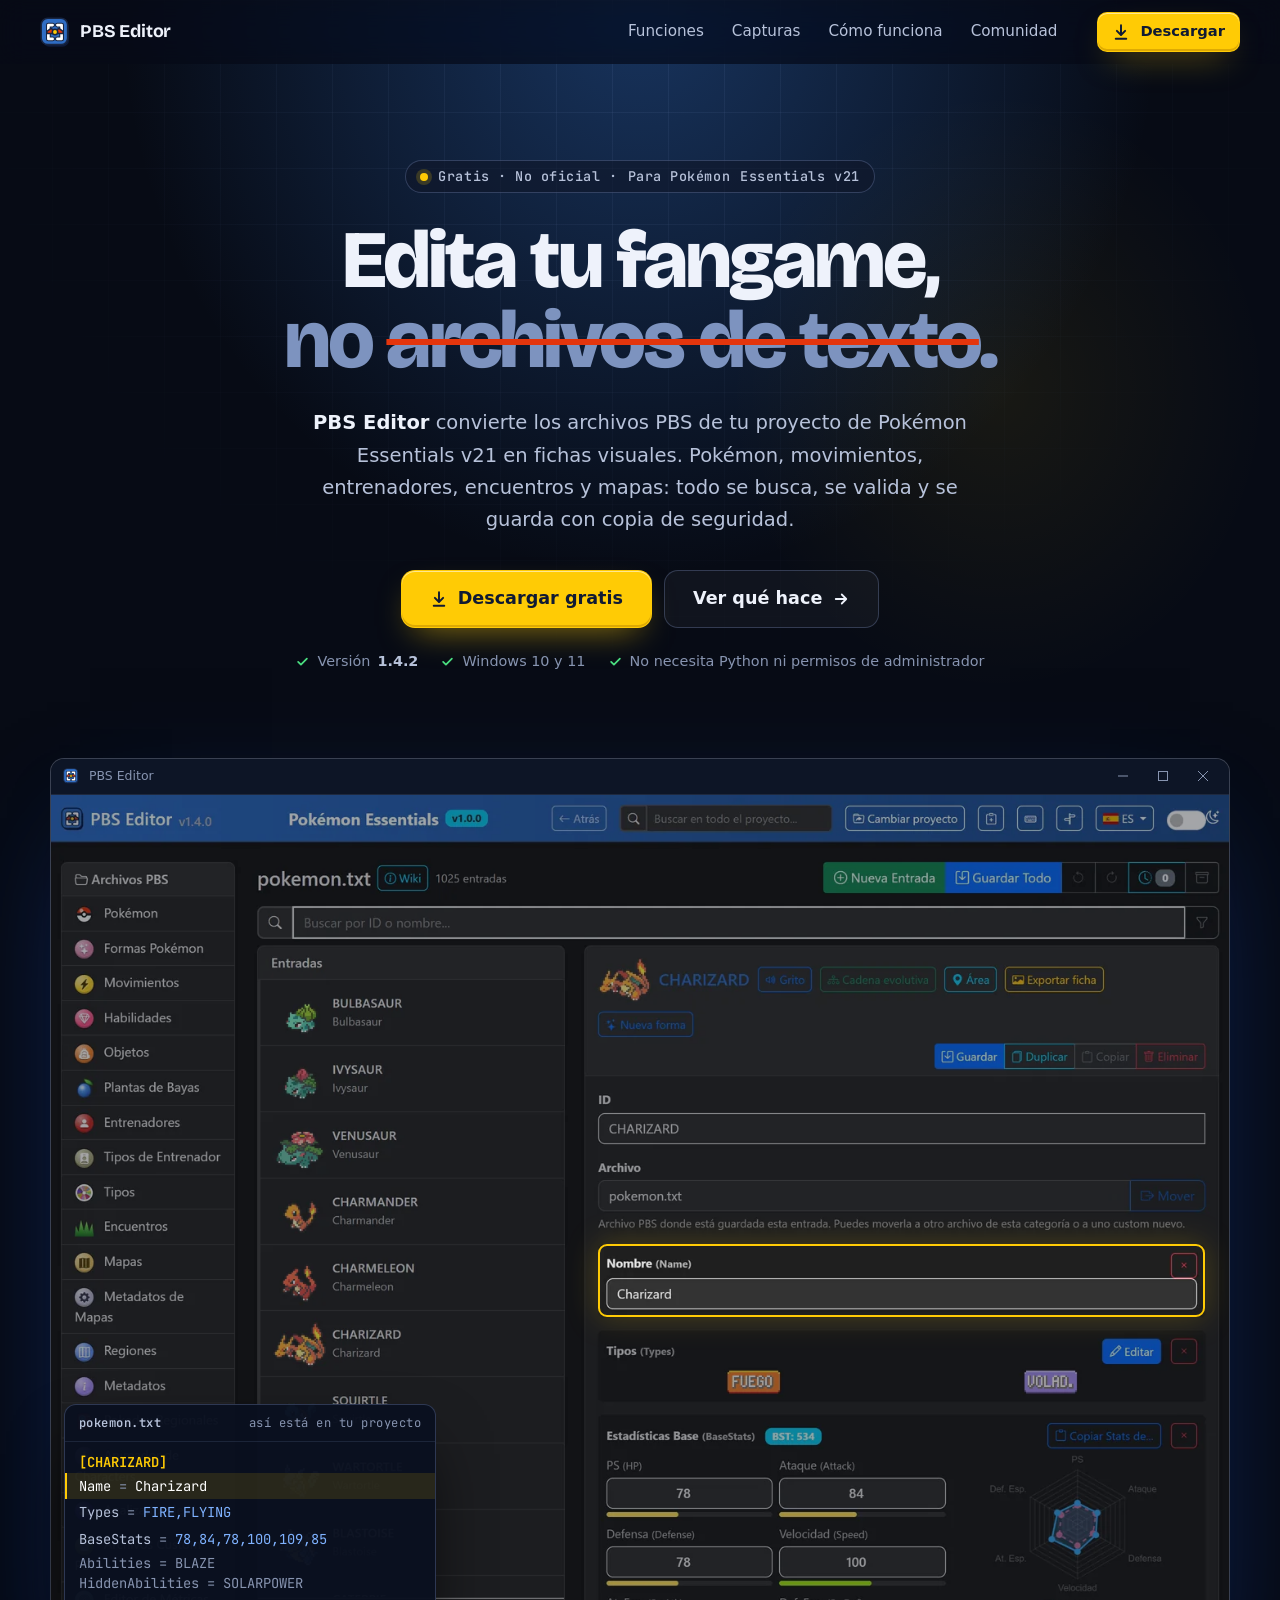
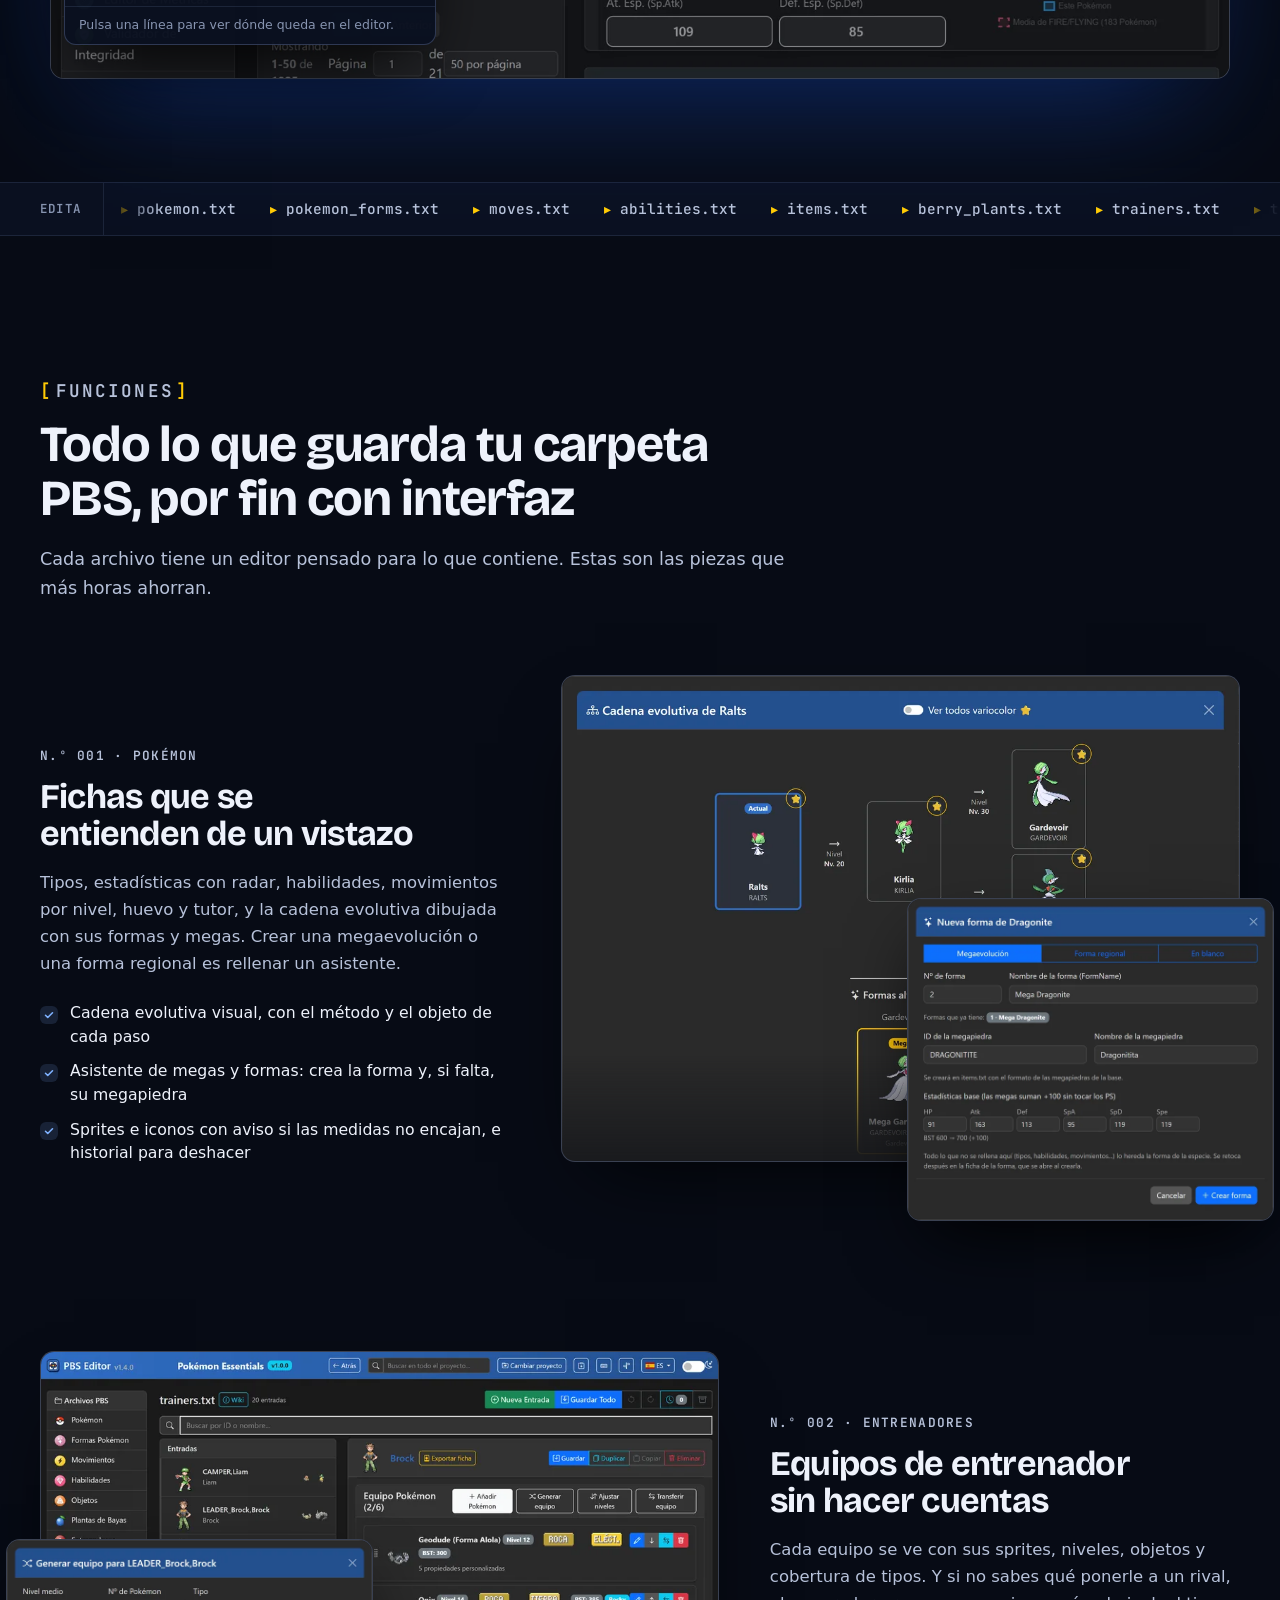
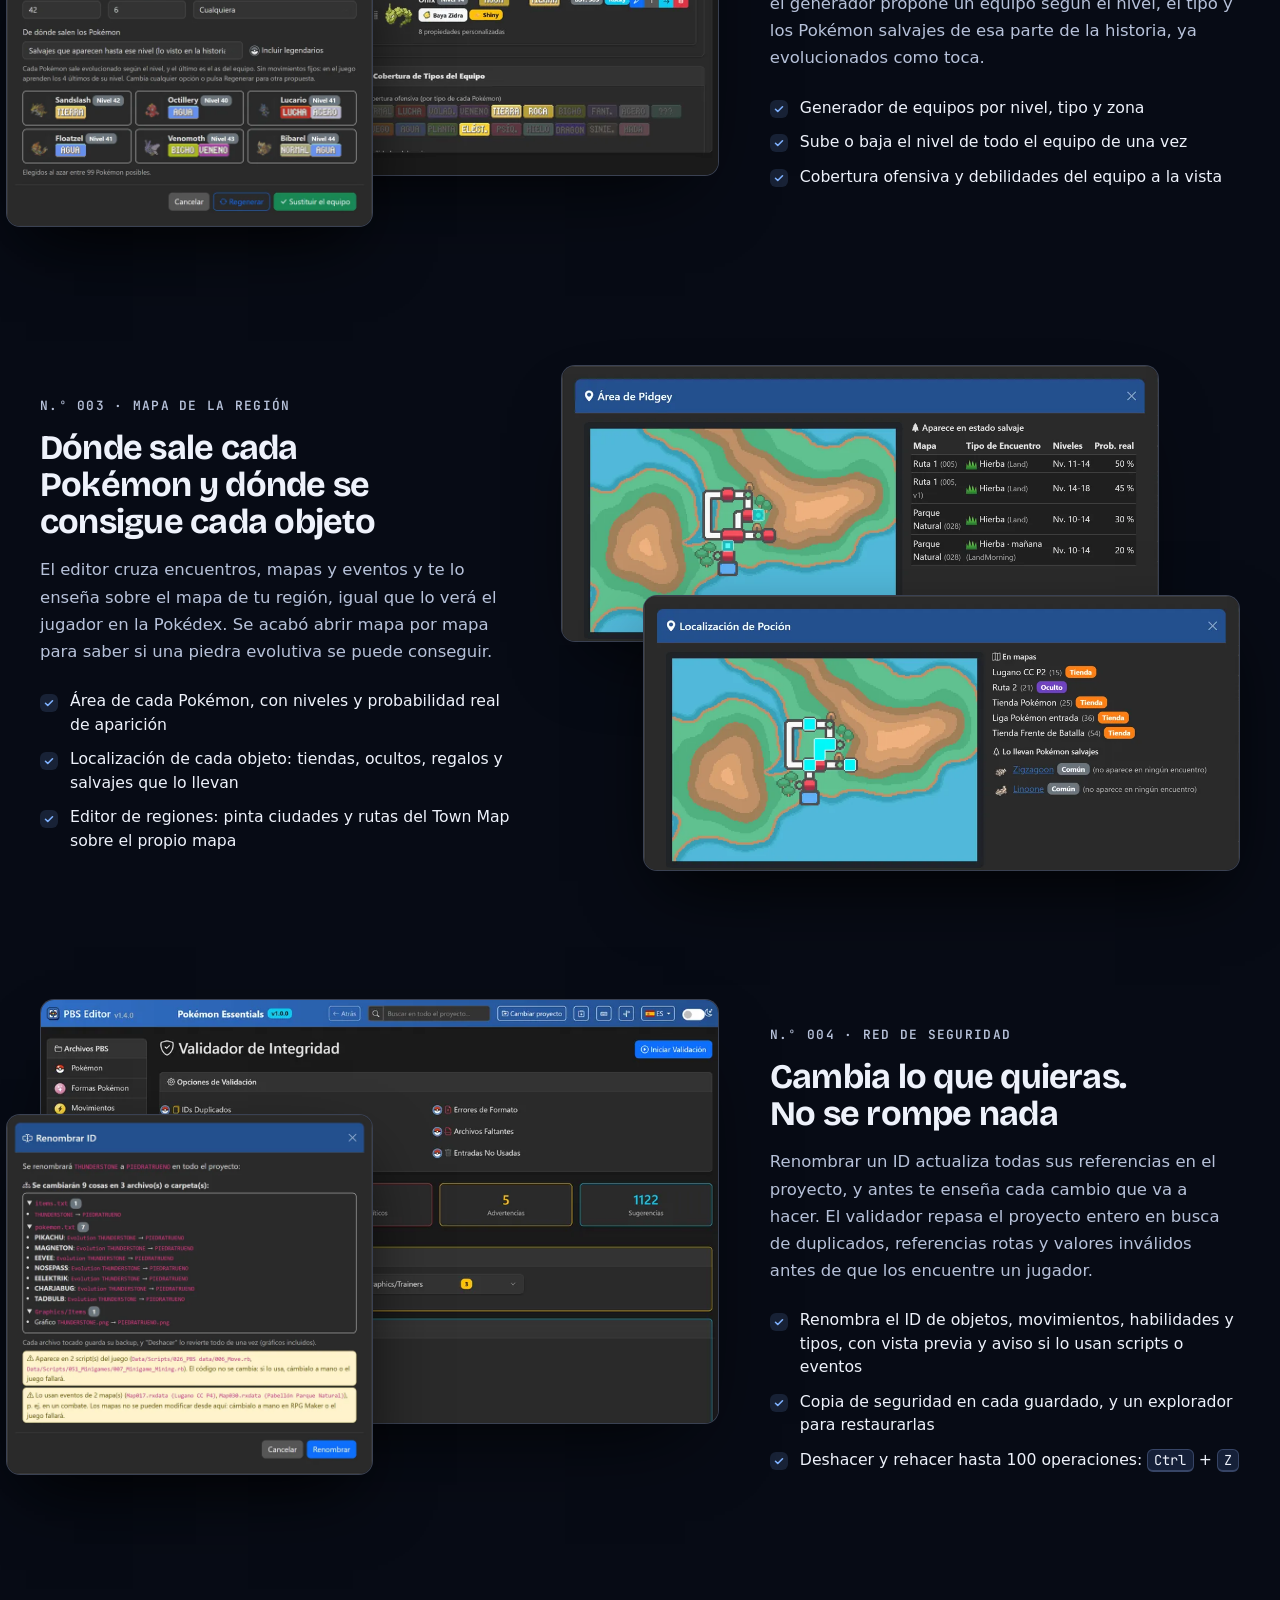
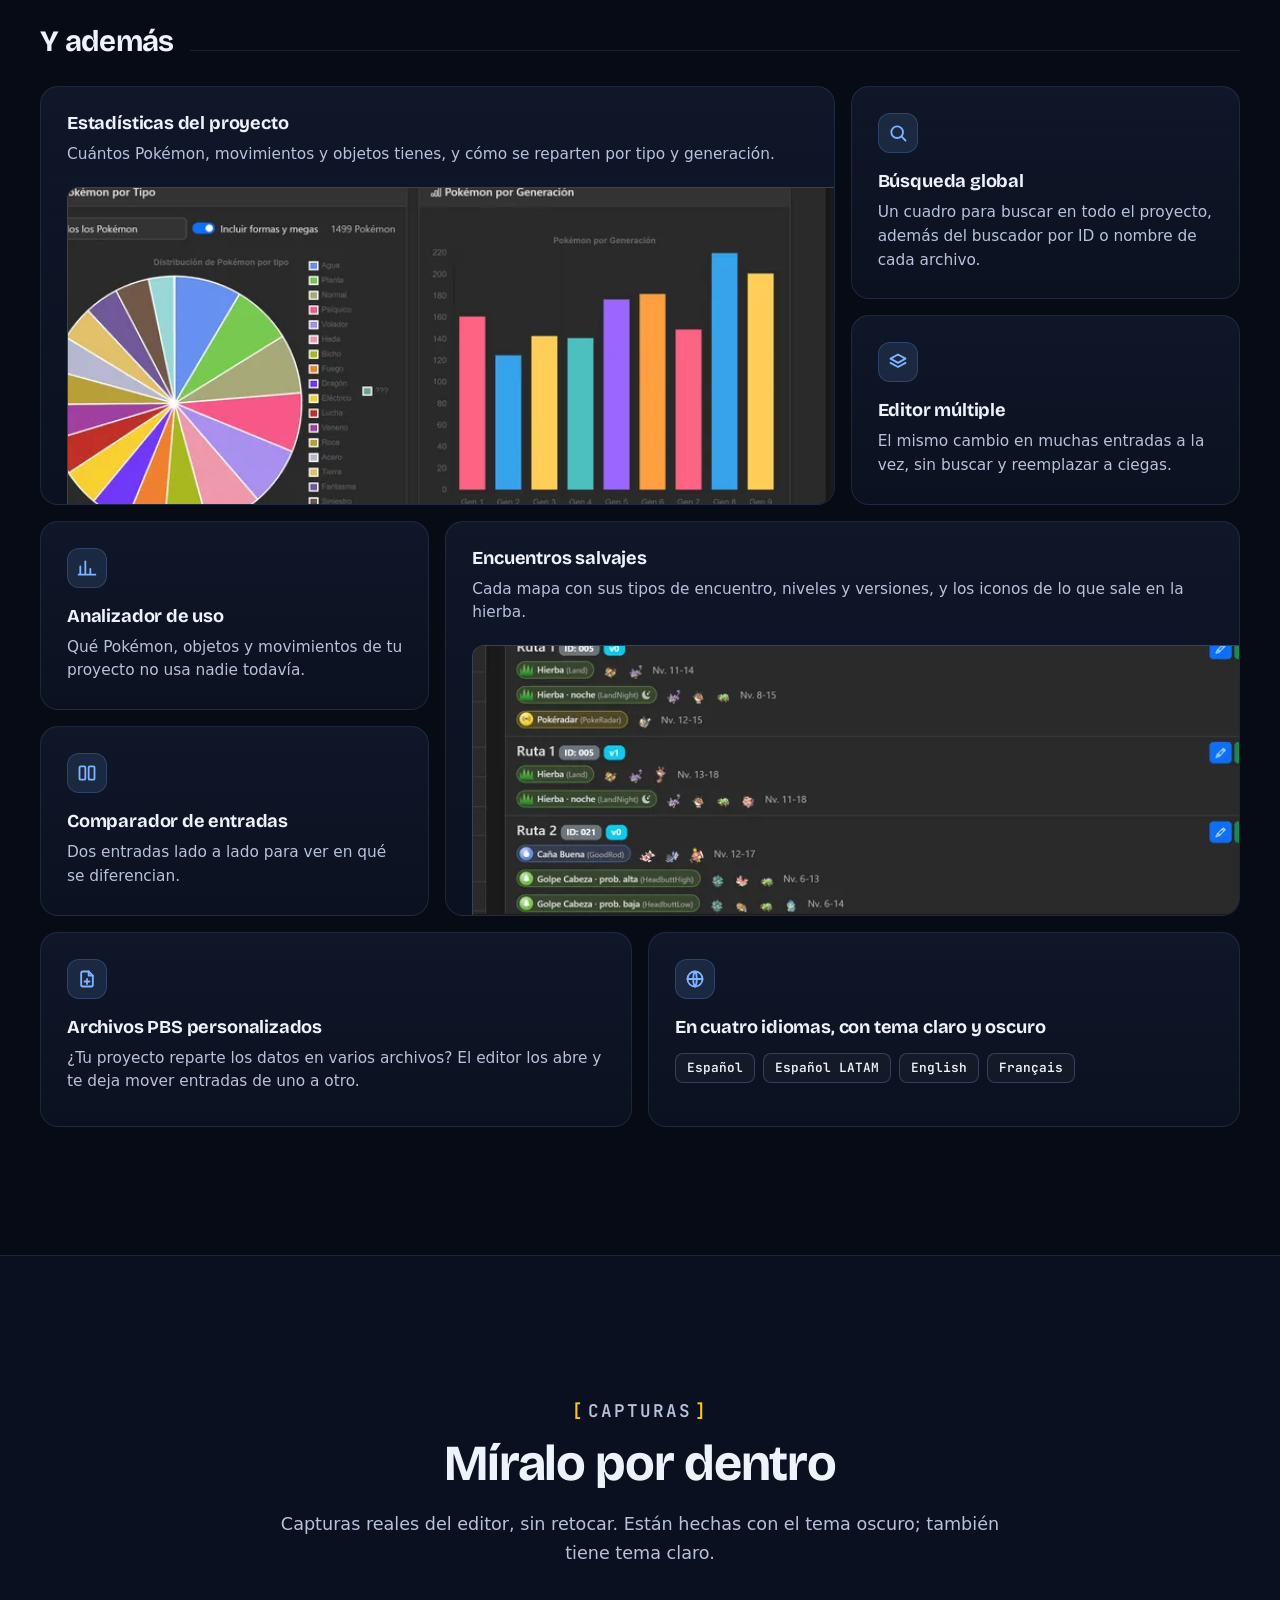
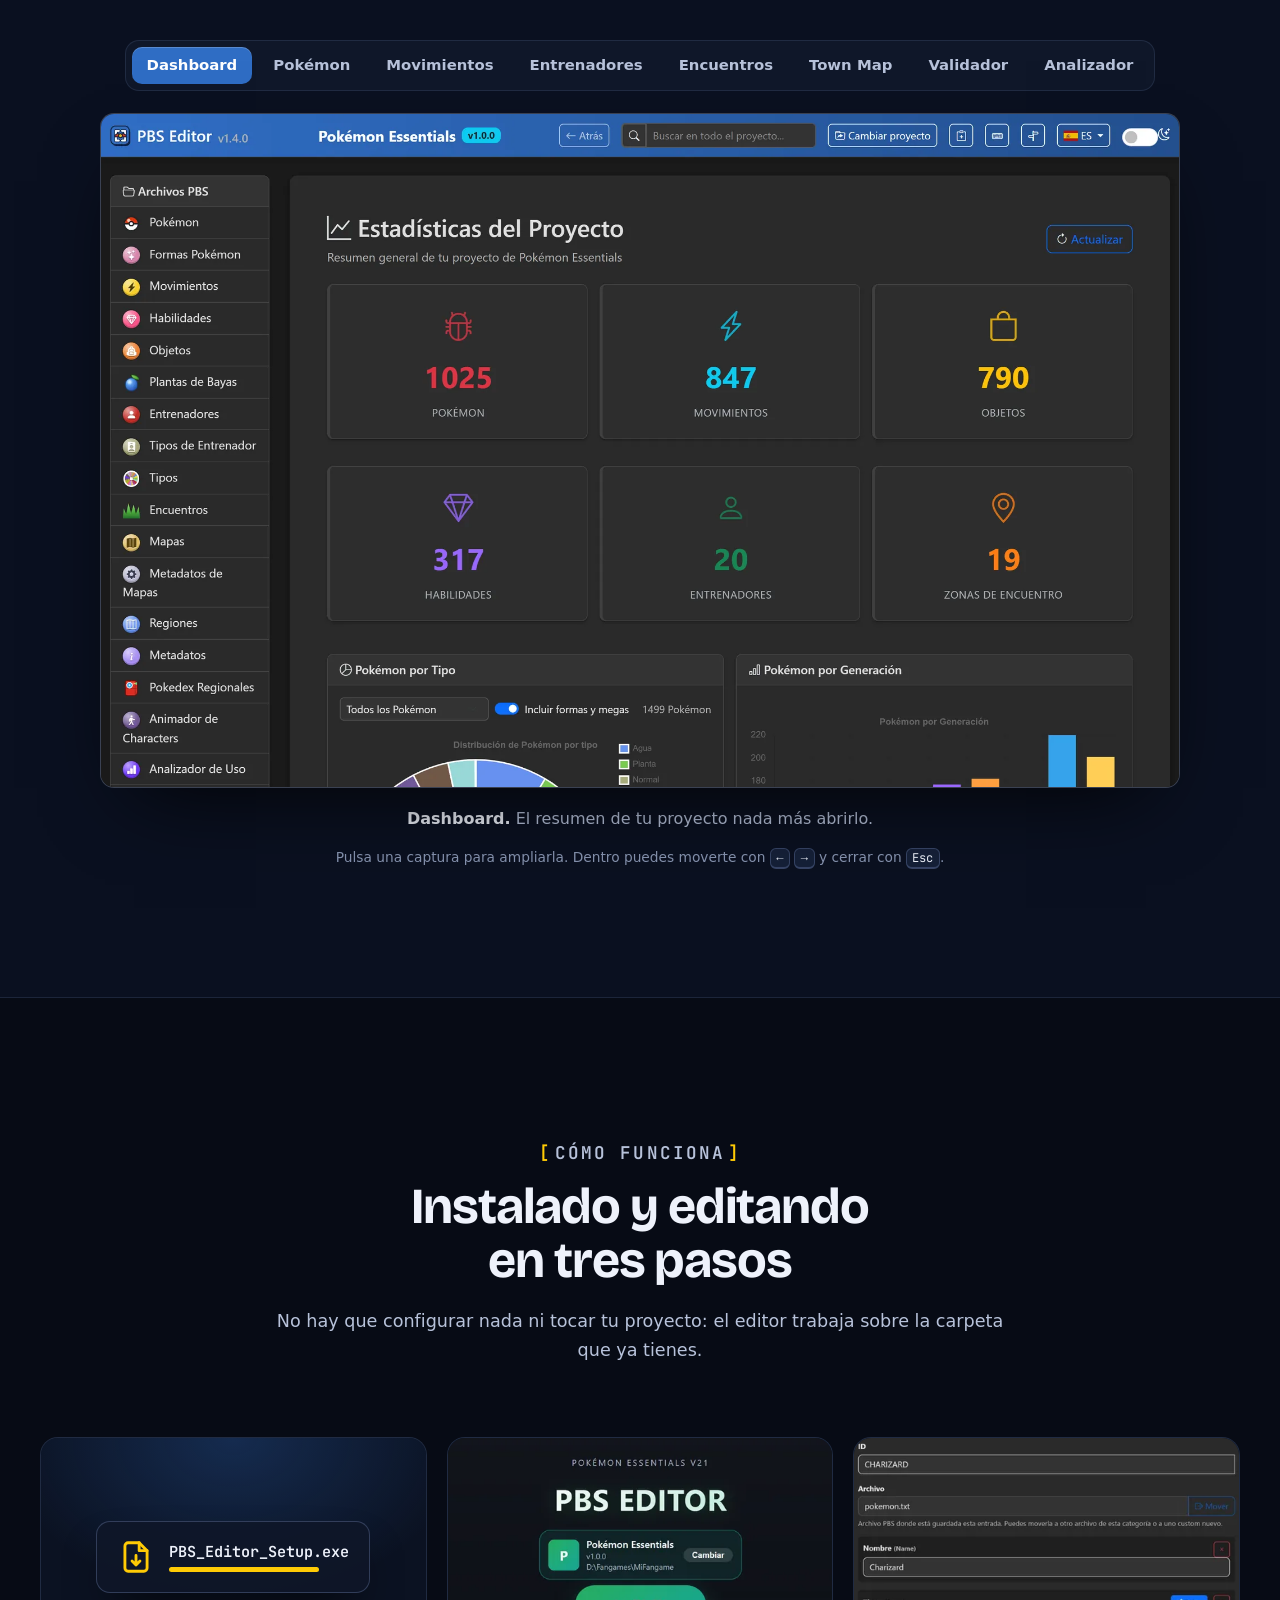
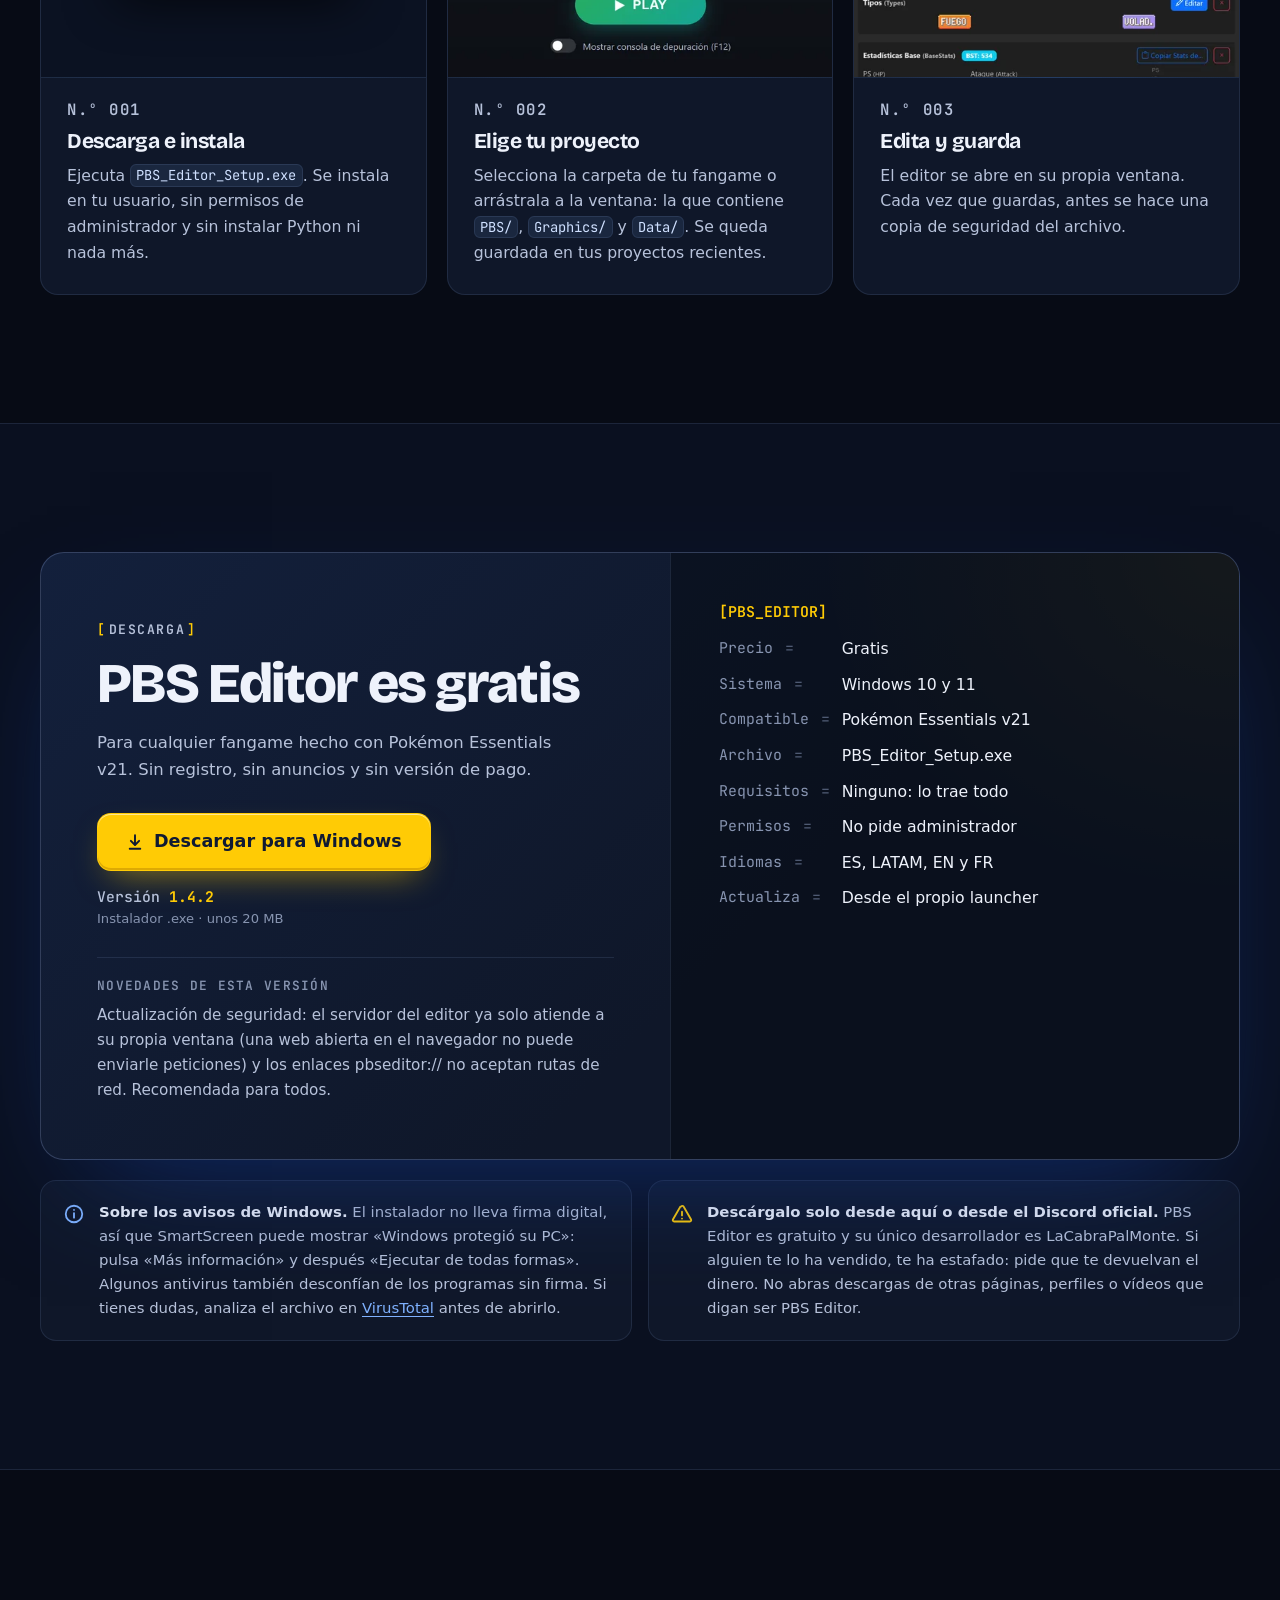
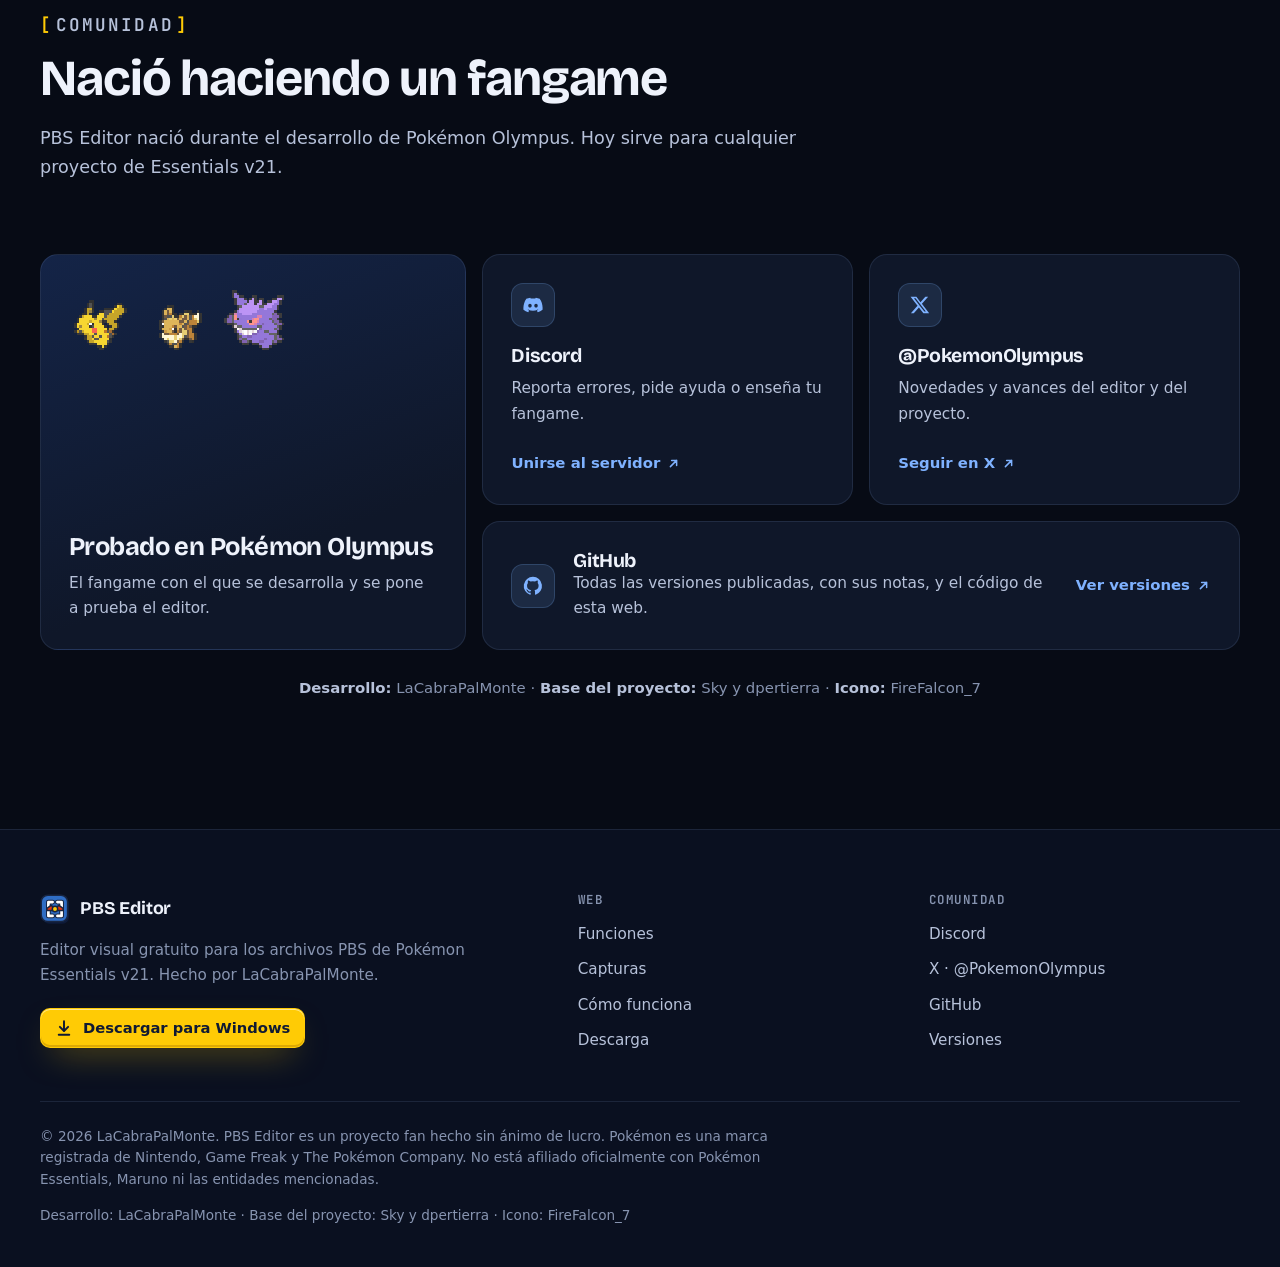
<file: docs/index.html>
<!doctype html>
<html lang="es">
<head>
<meta charset="utf-8">
<meta name="viewport" content="width=device-width, initial-scale=1">
<meta http-equiv="Content-Security-Policy" content="default-src 'none'; script-src 'self' 'sha256-QVOnwTb3cPoDH3EcCI5L11RykTYShWiLn8VeV6FYc9E='; style-src 'self' 'unsafe-inline'; img-src 'self' data:; font-src 'self'; connect-src 'self'; base-uri 'none'; form-action 'none'">
<title>PBS Editor — Editor visual de archivos PBS para Pokémon Essentials v21</title>
<meta name="description" content="PBS Editor es una herramienta gratuita para Windows que convierte los archivos PBS de tu fangame de Pokémon Essentials v21 en fichas visuales: Pokémon, movimientos, entrenadores, encuentros y mapas, con validador y copias de seguridad.">
<meta name="author" content="LaCabraPalMonte">
<meta name="theme-color" content="#070b15">
<link rel="canonical" href="https://lacabrapalmonte.github.io/PBS-Editor/">

<meta property="og:type" content="website">
<meta property="og:site_name" content="PBS Editor">
<meta property="og:locale" content="es_ES">
<meta property="og:url" content="https://lacabrapalmonte.github.io/PBS-Editor/">
<meta property="og:title" content="PBS Editor — edita tu fangame, no archivos de texto">
<meta property="og:description" content="Editor visual gratuito para los archivos PBS de cualquier fangame hecho con Pokémon Essentials v21. Pokémon, movimientos, entrenadores, encuentros y mapas.">
<meta property="og:image" content="https://lacabrapalmonte.github.io/PBS-Editor/og-image.png">
<meta property="og:image:width" content="1200">
<meta property="og:image:height" content="630">
<meta property="og:image:alt" content="PBS Editor: la ficha de Charizard abierta en el editor visual">
<meta name="twitter:card" content="summary_large_image">
<meta name="twitter:site" content="@PokemonOlympus">
<meta name="twitter:title" content="PBS Editor — edita tu fangame, no archivos de texto">
<meta name="twitter:description" content="Editor visual gratuito para los archivos PBS de cualquier fangame hecho con Pokémon Essentials v21.">
<meta name="twitter:image" content="https://lacabrapalmonte.github.io/PBS-Editor/og-image.png">

<link rel="icon" href="favicon.ico" sizes="any">
<link rel="apple-touch-icon" href="apple-touch-icon.png">
<link rel="preload" href="fonts/bricolage-grotesque-latin.woff2" as="font" type="font/woff2" crossorigin>
<link rel="preload" href="fonts/jetbrains-mono-latin.woff2" as="font" type="font/woff2" crossorigin>
<link rel="preload" as="image" type="image/webp" href="screenshots/pbs-editor-pokemon-1440.webp" imagesrcset="screenshots/pbs-editor-pokemon-960.webp 960w, screenshots/pbs-editor-pokemon-1440.webp 1440w, screenshots/pbs-editor-pokemon-2160.webp 2160w" imagesizes="(max-width: 700px) 130vw, (max-width: 1260px) 100vw, (min-width: 2300px) 1540px, (min-width: 1800px) 1340px, 1180px">
<link rel="stylesheet" href="css/style.css">
<!-- Si se toca este script hay que recalcular su sha256 en la Content-Security-Policy de arriba (ver README). -->
<script>document.documentElement.classList.add('js');window.pbsBoot=setTimeout(function(){document.documentElement.classList.remove('js')},4000)</script>
<noscript><style>.gal-panel[hidden]{display:block!important;margin-bottom:32px}.tabs,.gal-hint{display:none}</style></noscript>

<script type="application/ld+json">
{
  "@context": "https://schema.org",
  "@type": "SoftwareApplication",
  "name": "PBS Editor",
  "description": "Editor visual gratuito para los archivos PBS de proyectos hechos con Pokémon Essentials v21.",
  "applicationCategory": "DeveloperApplication",
  "operatingSystem": "Windows 10, Windows 11",
  "url": "https://lacabrapalmonte.github.io/PBS-Editor/",
  "downloadUrl": "https://github.com/LaCabraPalMonte/PBS-Editor/releases/latest/download/PBS_Editor_Setup.exe",
  "image": "https://lacabrapalmonte.github.io/PBS-Editor/og-image.png",
  "screenshot": "https://lacabrapalmonte.github.io/PBS-Editor/screenshots/pbs-editor-pokemon-1440.webp",
  "inLanguage": ["es", "en", "fr"],
  "isAccessibleForFree": true,
  "offers": { "@type": "Offer", "price": "0", "priceCurrency": "EUR" },
  "author": { "@type": "Person", "name": "LaCabraPalMonte" }
}
</script>
</head>
<body>

<svg width="0" height="0" style="position:absolute" aria-hidden="true">
  <!-- Marca "Bracket Ball": el corchete [ID] de cada entrada PBS, dibujado como una pokébola. Es la misma del editor. -->
  <symbol id="mark" viewBox="0 0 100 100">
    <rect x="9" y="11" width="88" height="88" rx="22" fill="#0e1a38"/>
    <rect x="4" y="4" width="88" height="88" rx="22" fill="#2f6dc4" stroke="#182541" stroke-width="5"/>
    <path d="M42 27 L28 27 L28 73 L42 73" fill="none" stroke="#182541" stroke-width="16" stroke-linecap="round" stroke-linejoin="round"/>
    <path d="M42 27 L28 27 L28 73 L42 73" fill="none" stroke="#fff" stroke-width="9" stroke-linecap="round" stroke-linejoin="round"/>
    <path d="M58 27 L72 27 L72 73 L58 73" fill="none" stroke="#182541" stroke-width="16" stroke-linecap="round" stroke-linejoin="round"/>
    <path d="M58 27 L72 27 L72 73 L58 73" fill="none" stroke="#fff" stroke-width="9" stroke-linecap="round" stroke-linejoin="round"/>
    <path d="M23 55 L23 48 L37 38 L50 48 L63 38 L77 48 L77 55 Z" fill="#e3350d" stroke="#182541" stroke-width="5" stroke-linejoin="round"/>
    <circle cx="50" cy="50" r="9" fill="#ffcb05" stroke="#182541" stroke-width="5"/>
  </symbol>
  <symbol id="i-down" viewBox="0 0 24 24" fill="none" stroke="currentColor" stroke-width="2.6" stroke-linecap="round" stroke-linejoin="round"><g class="dl-arrow"><path d="M12 3v12"/><path d="M6.5 10.5L12 16l5.5-5.5"/></g><path d="M5 21h14"/></symbol>
  <symbol id="i-go" viewBox="0 0 24 24" fill="none" stroke="currentColor" stroke-width="2.4" stroke-linecap="round" stroke-linejoin="round"><path d="M5 12h14M13 6l6 6-6 6"/></symbol>
  <symbol id="i-out" viewBox="0 0 24 24" fill="none" stroke="currentColor" stroke-width="2.4" stroke-linecap="round" stroke-linejoin="round"><path d="M7 17L17 7M9 7h8v8"/></symbol>
  <symbol id="i-ok" viewBox="0 0 24 24" fill="none" stroke="currentColor" stroke-width="2.8" stroke-linecap="round" stroke-linejoin="round"><path d="M5 12.5l4.5 4.5L19 7.5"/></symbol>
</svg>

<a class="skip" href="#contenido">Saltar al contenido</a>

<header class="nav" id="nav">
  <div class="wrap nav-in">
    <a class="brand" href="#inicio" aria-label="PBS Editor, inicio"><svg aria-hidden="true"><use href="#mark"/></svg>PBS Editor</a>
    <nav aria-label="Principal">
      <ul class="nav-links" id="navLinks">
        <li><a href="#funciones">Funciones</a></li>
        <li><a href="#capturas">Capturas</a></li>
        <li><a href="#como-funciona">Cómo funciona</a></li>
        <li><a href="#comunidad">Comunidad</a></li>
      </ul>
    </nav>
    <a class="btn btn-primary btn-sm" href="#descarga"><svg aria-hidden="true"><use href="#i-down"/></svg>Descargar</a>
    <button class="nav-toggle" id="navToggle" type="button" aria-expanded="false" aria-controls="navLinks" aria-label="Menú">
      <svg class="bars" viewBox="0 0 24 24" fill="none" stroke="currentColor" stroke-width="2.4" stroke-linecap="round" aria-hidden="true"><path d="M4 7h16M4 12h16M4 17h16"/></svg>
      <svg class="x" viewBox="0 0 24 24" fill="none" stroke="currentColor" stroke-width="2.4" stroke-linecap="round" aria-hidden="true"><path d="M6 6l12 12M18 6L6 18"/></svg>
    </button>
  </div>
</header>

<main id="contenido">

<!-- ============ HERO ============ -->
<section class="hero" id="inicio">
  <div class="wrap">
    <p class="eyebrow"><span class="dot"></span>Gratis · No oficial · <span class="wide-only">Para Pokémon </span>Essentials v21</p>
    <h1>Edita tu fangame,<br><span class="dim">no <s>archivos de texto</s>.</span></h1>
    <p class="lead"><strong>PBS Editor</strong> convierte los archivos PBS de tu proyecto de Pokémon Essentials v21 en fichas visuales. Pokémon, movimientos, entrenadores, encuentros y mapas: todo se busca, se valida y se guarda con copia de seguridad.</p>
    <div class="cta">
      <a class="btn btn-primary btn-lg" href="https://github.com/LaCabraPalMonte/PBS-Editor/releases/latest/download/PBS_Editor_Setup.exe"><svg aria-hidden="true"><use href="#i-down"/></svg>Descargar gratis</a>
      <a class="btn btn-ghost btn-lg" href="#funciones">Ver qué hace <svg class="go" aria-hidden="true"><use href="#i-go"/></svg></a>
    </div>
    <ul class="hero-meta">
      <li><svg aria-hidden="true"><use href="#i-ok"/></svg>Versión <b>1.4.2</b></li>
      <li><svg aria-hidden="true"><use href="#i-ok"/></svg>Windows 10 y 11</li>
      <li><svg aria-hidden="true"><use href="#i-ok"/></svg>No necesita Python ni permisos de administrador</li>
    </ul>

    <div class="demo" id="demo">
      <div class="pbs">
        <div class="pbs-head"><b>pokemon.txt</b><span>así está en tu proyecto</span></div>
        <ul class="pbs-body">
          <li class="sec">[CHARIZARD]</li>
          <li class="int"><button class="pbs-line" type="button" aria-pressed="false" data-spot="46.46,50.89,51.53,8.24"><span class="k">Name</span> = <span class="v">Charizard</span></button></li>
          <li class="int"><button class="pbs-line" type="button" aria-pressed="false" data-spot="46.46,60.52,51.53,8.35"><span class="k">Types</span> = <span class="v">FIRE,FLYING</span></button></li>
          <li class="int"><button class="pbs-line" type="button" aria-pressed="false" data-spot="46.46,70.15,51.53,28.17"><span class="k">BaseStats</span> = <span class="v">78,84,78,100,109,85</span></button></li>
          <li>Abilities = BLAZE</li>
          <li>HiddenAbilities = SOLARPOWER</li>
        </ul>
        <p class="pbs-foot">Pulsa una línea para ver dónde queda en el editor.</p>
      </div>
      <div class="win">
        <div class="win-bar" aria-hidden="true">
          <svg class="mark"><use href="#mark"/></svg>PBS Editor
          <span class="win-ctl">
            <i><svg viewBox="0 0 10 10" stroke="currentColor" fill="none"><path d="M0 5h10"/></svg></i>
            <i><svg viewBox="0 0 10 10" stroke="currentColor" fill="none"><rect x=".5" y=".5" width="9" height="9"/></svg></i>
            <i><svg viewBox="0 0 10 10" stroke="currentColor" fill="none"><path d="M0 0l10 10M10 0L0 10"/></svg></i>
          </span>
        </div>
        <div class="win-shot">
          <div class="win-zoom">
          <img src="screenshots/pbs-editor-pokemon-1440.webp"
               srcset="screenshots/pbs-editor-pokemon-960.webp 960w, screenshots/pbs-editor-pokemon-1440.webp 1440w, screenshots/pbs-editor-pokemon-2160.webp 2160w"
               sizes="(max-width: 700px) 130vw, (max-width: 1260px) 100vw, (min-width: 2300px) 1540px, (min-width: 1800px) 1340px, 1180px" width="1440" height="1080" fetchpriority="high" decoding="async"
               alt="Captura de PBS Editor con la ficha de Charizard: nombre, tipos Fuego y Volador, y estadísticas base con gráfico de radar">
          <div class="spot" id="spot" aria-hidden="true"></div>
          </div>
        </div>
      </div>
    </div>
  </div>
</section>

<!-- ============ ARCHIVOS ============ -->
<section class="files" aria-label="Archivos PBS que edita">
  <div class="files-in">
    <p class="files-label">Edita</p>
    <div class="marquee">
      <div class="marquee-track">
        <ul>
          <li>pokemon.txt</li><li>pokemon_forms.txt</li><li>moves.txt</li><li>abilities.txt</li><li>items.txt</li><li>berry_plants.txt</li><li>trainers.txt</li><li>trainer_types.txt</li><li>types.txt</li><li>encounters.txt</li><li>map_metadata.txt</li><li>town_map.txt</li><li>metadata.txt</li><li>regional_dexes.txt</li><li>pokemon_metrics.txt</li>
        </ul>
        <ul aria-hidden="true">
          <li>pokemon.txt</li><li>pokemon_forms.txt</li><li>moves.txt</li><li>abilities.txt</li><li>items.txt</li><li>berry_plants.txt</li><li>trainers.txt</li><li>trainer_types.txt</li><li>types.txt</li><li>encounters.txt</li><li>map_metadata.txt</li><li>town_map.txt</li><li>metadata.txt</li><li>regional_dexes.txt</li><li>pokemon_metrics.txt</li>
        </ul>
      </div>
    </div>
  </div>
</section>

<!-- ============ FUNCIONES ============ -->
<section class="section" id="funciones">
  <div class="wrap">
    <div class="head reveal">
      <p class="kicker">FUNCIONES</p>
      <h2>Todo lo que guarda tu carpeta PBS, por fin con interfaz</h2>
      <p>Cada archivo tiene un editor pensado para lo que contiene. Estas son las piezas que más horas ahorran.</p>
    </div>

    <article class="feat">
      <div class="feat-text reveal">
        <p class="feat-no">N.º 001 · POKÉMON</p>
        <h3>Fichas que se entienden de un vistazo</h3>
        <p>Tipos, estadísticas con radar, habilidades, movimientos por nivel, huevo y tutor, y la cadena evolutiva dibujada con sus formas y megas. Crear una megaevolución o una forma regional es rellenar un asistente.</p>
        <ul class="ticks">
          <li>Cadena evolutiva visual, con el método y el objeto de cada paso</li>
          <li>Asistente de megas y formas: crea la forma y, si falta, su megapiedra</li>
          <li>Sprites e iconos con aviso si las medidas no encajan, e historial para deshacer</li>
        </ul>
      </div>
      <div class="feat-media reveal" style="--d:1">
        <div class="stack has-over">
          <button class="shot fade" type="button" data-full="screenshots/pbs-editor-cadena-evolutiva-2189.webp" data-w="2189" data-h="1570" data-cap="Cadena evolutiva de Ralts, con la rama de Gallade y las megaevoluciones.">
            <img src="screenshots/pbs-editor-cadena-evolutiva-1094.webp" srcset="screenshots/pbs-editor-cadena-evolutiva-1094.webp 1094w, screenshots/pbs-editor-cadena-evolutiva-2189.webp 2189w" sizes="(max-width: 960px) 92vw, 660px" width="1094" height="785" loading="lazy" decoding="async" alt="Ventana «Cadena evolutiva de Ralts»: Ralts evoluciona a Kirlia al nivel 20, y Kirlia a Gardevoir al nivel 30 o a Gallade con Piedra Alba">
          </button>
          <button class="shot over" type="button" data-full="screenshots/pbs-editor-asistente-formas-1536.webp" data-w="1536" data-h="1351" data-cap="Asistente «Nueva forma»: megaevolución de Dragonite con su megapiedra y el reparto de +100 de estadísticas.">
            <img src="screenshots/pbs-editor-asistente-formas-768.webp" srcset="screenshots/pbs-editor-asistente-formas-768.webp 768w, screenshots/pbs-editor-asistente-formas-1536.webp 1536w" sizes="(max-width: 560px) 92vw, 360px" width="768" height="676" loading="lazy" decoding="async" alt="Asistente «Nueva forma de Dragonite» con las pestañas Megaevolución, Forma regional y En blanco">
          </button>
        </div>
      </div>
    </article>

    <article class="feat flip">
      <div class="feat-text reveal">
        <p class="feat-no">N.º 002 · ENTRENADORES</p>
        <h3>Equipos de entrenador sin hacer cuentas</h3>
        <p>Cada equipo se ve con sus sprites, niveles, objetos y cobertura de tipos. Y si no sabes qué ponerle a un rival, el generador propone un equipo según el nivel, el tipo y los Pokémon salvajes de esa parte de la historia, ya evolucionados como toca.</p>
        <ul class="ticks">
          <li>Generador de equipos por nivel, tipo y zona</li>
          <li>Sube o baja el nivel de todo el equipo de una vez</li>
          <li>Cobertura ofensiva y debilidades del equipo a la vista</li>
        </ul>
      </div>
      <div class="feat-media reveal" style="--d:1">
        <div class="stack left has-over">
          <button class="shot" type="button" data-full="screenshots/pbs-editor-entrenadores-1920.webp" data-w="1920" data-h="1200" data-cap="Editor de entrenadores: el equipo de Brock con la cobertura de tipos.">
            <img src="screenshots/pbs-editor-entrenadores-960.webp" srcset="screenshots/pbs-editor-entrenadores-960.webp 960w, screenshots/pbs-editor-entrenadores-1920.webp 1920w" sizes="(max-width: 960px) 92vw, 660px" width="960" height="600" loading="lazy" decoding="async" alt="Editor de entrenadores con el equipo de Brock, Geodude y Onix, y la cobertura de tipos del equipo">
          </button>
          <button class="shot over" type="button" data-full="screenshots/pbs-editor-generador-equipos-1536.webp" data-w="1536" data-h="1207" data-cap="Generador de equipos: seis Pokémon de nivel medio 42 elegidos entre los salvajes vistos hasta ese punto.">
            <img src="screenshots/pbs-editor-generador-equipos-768.webp" srcset="screenshots/pbs-editor-generador-equipos-768.webp 768w, screenshots/pbs-editor-generador-equipos-1536.webp 1536w" sizes="(max-width: 560px) 92vw, 360px" width="768" height="604" loading="lazy" decoding="async" alt="Ventana «Generar equipo» con nivel medio, número de Pokémon, tipo y una propuesta de seis Pokémon">
          </button>
        </div>
      </div>
    </article>

    <article class="feat">
      <div class="feat-text reveal">
        <p class="feat-no">N.º 003 · MAPA DE LA REGIÓN</p>
        <h3>Dónde sale cada Pokémon y dónde se consigue cada objeto</h3>
        <p>El editor cruza encuentros, mapas y eventos y te lo enseña sobre el mapa de tu región, igual que lo verá el jugador en la Pokédex. Se acabó abrir mapa por mapa para saber si una piedra evolutiva se puede conseguir.</p>
        <ul class="ticks">
          <li>Área de cada Pokémon, con niveles y probabilidad real de aparición</li>
          <li>Localización de cada objeto: tiendas, ocultos, regalos y salvajes que lo llevan</li>
          <li>Editor de regiones: pinta ciudades y rutas del Town Map sobre el propio mapa</li>
        </ul>
      </div>
      <div class="feat-media reveal" style="--d:1">
        <div class="stack duo">
          <button class="shot" type="button" data-full="screenshots/pbs-editor-area-2189.webp" data-w="2189" data-h="1010" data-cap="Área de Pidgey: los mapas donde aparece, con tipo de encuentro, niveles y probabilidad.">
            <img src="screenshots/pbs-editor-area-1094.webp" srcset="screenshots/pbs-editor-area-1094.webp 1094w, screenshots/pbs-editor-area-2189.webp 2189w" sizes="(max-width: 960px) 82vw, 580px" width="1094" height="505" loading="lazy" decoding="async" alt="Ventana «Área de Pidgey» con el mapa de la región y la lista de mapas donde aparece en estado salvaje">
          </button>
          <button class="shot" type="button" data-full="screenshots/pbs-editor-localizacion-2189.webp" data-w="2189" data-h="1010" data-cap="Localización de Poción: tiendas, objetos ocultos y Pokémon salvajes que la llevan.">
            <img src="screenshots/pbs-editor-localizacion-1094.webp" srcset="screenshots/pbs-editor-localizacion-1094.webp 1094w, screenshots/pbs-editor-localizacion-2189.webp 2189w" sizes="(max-width: 960px) 82vw, 580px" width="1094" height="505" loading="lazy" decoding="async" alt="Ventana «Localización de Poción» con el mapa de la región y la lista de tiendas y mapas donde se consigue">
          </button>
        </div>
      </div>
    </article>

    <article class="feat flip">
      <div class="feat-text reveal">
        <p class="feat-no">N.º 004 · RED DE SEGURIDAD</p>
        <h3>Cambia lo que quieras. No se rompe nada</h3>
        <p>Renombrar un ID actualiza todas sus referencias en el proyecto, y antes te enseña cada cambio que va a hacer. El validador repasa el proyecto entero en busca de duplicados, referencias rotas y valores inválidos antes de que los encuentre un jugador.</p>
        <ul class="ticks">
          <li>Renombra el ID de objetos, movimientos, habilidades y tipos, con vista previa y aviso si lo usan scripts o eventos</li>
          <li>Copia de seguridad en cada guardado, y un explorador para restaurarlas</li>
          <li>Deshacer y rehacer hasta 100 operaciones: <kbd>Ctrl</kbd> + <kbd>Z</kbd></li>
        </ul>
      </div>
      <div class="feat-media reveal" style="--d:1">
        <div class="stack left has-over">
          <button class="shot" type="button" data-full="screenshots/pbs-editor-validador-1920.webp" data-w="1920" data-h="1200" data-cap="Validador de integridad: archivos escaneados, errores críticos, advertencias y sugerencias.">
            <img src="screenshots/pbs-editor-validador-960.webp" srcset="screenshots/pbs-editor-validador-960.webp 960w, screenshots/pbs-editor-validador-1920.webp 1920w" sizes="(max-width: 960px) 92vw, 660px" width="960" height="600" loading="lazy" decoding="async" alt="Validador de integridad con el resumen: 9 archivos escaneados, 0 errores críticos, 5 advertencias">
          </button>
          <button class="shot over" type="button" data-full="screenshots/pbs-editor-renombrar-id-1536.webp" data-w="1536" data-h="1511" data-cap="Renombrar ID: vista previa de los 9 cambios en 3 archivos, y aviso de los scripts y eventos que también usan ese ID.">
            <img src="screenshots/pbs-editor-renombrar-id-768.webp" srcset="screenshots/pbs-editor-renombrar-id-768.webp 768w, screenshots/pbs-editor-renombrar-id-1536.webp 1536w" sizes="(max-width: 560px) 92vw, 360px" width="768" height="756" loading="lazy" decoding="async" alt="Ventana «Renombrar ID» con la lista de cambios en items.txt, pokemon.txt y la carpeta de gráficos, y dos avisos sobre scripts y eventos">
          </button>
        </div>
      </div>
    </article>

    <div class="more-head reveal"><h3>Y además</h3></div>
    <div class="bento">
      <div class="tile pic t-dash reveal">
        <div class="tile-txt">
          <h4>Estadísticas del proyecto</h4>
          <p>Cuántos Pokémon, movimientos y objetos tienes, y cómo se reparten por tipo y generación.</p>
        </div>
        <div class="tile-img"><img src="screenshots/pbs-editor-estadisticas-960.webp" width="960" height="600" loading="lazy" decoding="async" alt="Gráficos de Pokémon por tipo y por generación" style="--z:1.32; transform-origin: 100% 38%; object-position: 100% 40%"></div>
      </div>
      <div class="tile t-search reveal" style="--d:1">
        <span class="ico"><svg viewBox="0 0 24 24" fill="none" stroke="currentColor" stroke-width="2.2" stroke-linecap="round" aria-hidden="true"><circle cx="11" cy="11" r="7"/><path d="M21 21l-4.3-4.3"/></svg></span>
        <h4>Búsqueda global</h4>
        <p>Un cuadro para buscar en todo el proyecto, además del buscador por ID o nombre de cada archivo.</p>
      </div>
      <div class="tile t-batch reveal" style="--d:2">
        <span class="ico"><svg viewBox="0 0 24 24" fill="none" stroke="currentColor" stroke-width="2.2" stroke-linecap="round" stroke-linejoin="round" aria-hidden="true"><path d="M12 3l9 5-9 5-9-5 9-5z"/><path d="M3 13l9 5 9-5"/></svg></span>
        <h4>Editor múltiple</h4>
        <p>El mismo cambio en muchas entradas a la vez, sin buscar y reemplazar a ciegas.</p>
      </div>
      <div class="tile t-use reveal">
        <span class="ico"><svg viewBox="0 0 24 24" fill="none" stroke="currentColor" stroke-width="2.2" stroke-linecap="round" stroke-linejoin="round" aria-hidden="true"><path d="M4 20V10M10 20V4M16 20v-7M22 20H2"/></svg></span>
        <h4>Analizador de uso</h4>
        <p>Qué Pokémon, objetos y movimientos de tu proyecto no usa nadie todavía.</p>
      </div>
      <div class="tile pic t-enc reveal" style="--d:1">
        <div class="tile-txt">
          <h4>Encuentros salvajes</h4>
          <p>Cada mapa con sus tipos de encuentro, niveles y versiones, y los iconos de lo que sale en la hierba.</p>
        </div>
        <div class="tile-img"><img src="screenshots/pbs-editor-encuentros-960.webp" width="960" height="600" loading="lazy" decoding="async" alt="Editor de encuentros salvajes con la lista de mapas y sus Pokémon" style="--z:1.3; transform-origin: 62% 100%; object-position: 50% 100%"></div>
      </div>
      <div class="tile t-cmp reveal">
        <span class="ico"><svg viewBox="0 0 24 24" fill="none" stroke="currentColor" stroke-width="2.2" stroke-linecap="round" stroke-linejoin="round" aria-hidden="true"><rect x="3" y="4" width="7" height="16" rx="1.5"/><rect x="14" y="4" width="7" height="16" rx="1.5"/></svg></span>
        <h4>Comparador de entradas</h4>
        <p>Dos entradas lado a lado para ver en qué se diferencian.</p>
      </div>
      <div class="tile t-custom reveal">
        <span class="ico"><svg viewBox="0 0 24 24" fill="none" stroke="currentColor" stroke-width="2.2" stroke-linecap="round" stroke-linejoin="round" aria-hidden="true"><path d="M14 3H7a2 2 0 0 0-2 2v14a2 2 0 0 0 2 2h10a2 2 0 0 0 2-2V8z"/><path d="M14 3v5h5M12 12v6M9 15h6"/></svg></span>
        <h4>Archivos PBS personalizados</h4>
        <p>¿Tu proyecto reparte los datos en varios archivos? El editor los abre y te deja mover entradas de uno a otro.</p>
      </div>
      <div class="tile t-lang reveal" style="--d:1">
        <span class="ico"><svg viewBox="0 0 24 24" fill="none" stroke="currentColor" stroke-width="2.2" stroke-linecap="round" stroke-linejoin="round" aria-hidden="true"><circle cx="12" cy="12" r="9"/><path d="M3 12h18M12 3c2.8 3 2.8 15 0 18M12 3c-2.8 3-2.8 15 0 18"/></svg></span>
        <h4>En cuatro idiomas, con tema claro y oscuro</h4>
        <ul class="langs" aria-label="Idiomas de la interfaz">
          <li>Español</li><li>Español LATAM</li><li>English</li><li>Français</li>
        </ul>
      </div>
    </div>
  </div>
</section>

<!-- ============ CAPTURAS ============ -->
<section class="section band" id="capturas">
  <div class="wrap">
    <div class="head center reveal">
      <p class="kicker">CAPTURAS</p>
      <h2>Míralo por dentro</h2>
      <p>Capturas reales del editor, sin retocar. Están hechas con el tema oscuro; también tiene tema claro.</p>
    </div>

    <div class="reveal">
      <div class="tabs" role="tablist" aria-label="Secciones del editor" id="galTabs">
        <button class="tab" role="tab" type="button" id="tab-dashboard" aria-controls="gal-dashboard" aria-selected="true">Dashboard</button>
        <button class="tab" role="tab" type="button" id="tab-pokemon" aria-controls="gal-pokemon" aria-selected="false" tabindex="-1">Pokémon</button>
        <button class="tab" role="tab" type="button" id="tab-movimientos" aria-controls="gal-movimientos" aria-selected="false" tabindex="-1">Movimientos</button>
        <button class="tab" role="tab" type="button" id="tab-entrenadores" aria-controls="gal-entrenadores" aria-selected="false" tabindex="-1">Entrenadores</button>
        <button class="tab" role="tab" type="button" id="tab-encuentros" aria-controls="gal-encuentros" aria-selected="false" tabindex="-1">Encuentros</button>
        <button class="tab" role="tab" type="button" id="tab-regiones" aria-controls="gal-regiones" aria-selected="false" tabindex="-1">Town Map</button>
        <button class="tab" role="tab" type="button" id="tab-validador" aria-controls="gal-validador" aria-selected="false" tabindex="-1">Validador</button>
        <button class="tab" role="tab" type="button" id="tab-analizador" aria-controls="gal-analizador" aria-selected="false" tabindex="-1">Analizador</button>
      </div>

      <div class="gal">
        <div class="gal-panel" role="tabpanel" id="gal-dashboard" aria-labelledby="tab-dashboard"><figure>
          <button class="shot" type="button" data-full="screenshots/pbs-editor-dashboard-1920.webp" data-w="1920" data-h="1200" data-cap="Dashboard: el resumen de tu proyecto nada más abrirlo.">
            <img src="screenshots/pbs-editor-dashboard-960.webp" srcset="screenshots/pbs-editor-dashboard-960.webp 960w, screenshots/pbs-editor-dashboard-1920.webp 1920w" sizes="(max-width: 1120px) 94vw, 1080px" width="960" height="600" loading="lazy" decoding="async" alt="Dashboard de PBS Editor con el recuento de Pokémon, movimientos, objetos, habilidades, entrenadores y zonas de encuentro">
          </button>
          <figcaption><b>Dashboard.</b> El resumen de tu proyecto nada más abrirlo.</figcaption>
        </figure></div>
        <div class="gal-panel" role="tabpanel" id="gal-pokemon" aria-labelledby="tab-pokemon" hidden><figure>
          <button class="shot" type="button" data-full="screenshots/pbs-editor-pokemon-2160.webp" data-w="2160" data-h="1620" data-cap="Pokémon: la ficha de Charizard, con tipos y estadísticas base.">
            <img src="screenshots/pbs-editor-pokemon-960.webp" srcset="screenshots/pbs-editor-pokemon-960.webp 960w, screenshots/pbs-editor-pokemon-1440.webp 1440w, screenshots/pbs-editor-pokemon-2160.webp 2160w" sizes="(max-width: 1120px) 94vw, 1080px" width="1440" height="1080" loading="lazy" decoding="async" alt="Editor de Pokémon con la ficha de Charizard">
          </button>
          <figcaption><b>Pokémon.</b> La lista a la izquierda y la ficha a la derecha, con cada campo en su sitio.</figcaption>
        </figure></div>
        <div class="gal-panel" role="tabpanel" id="gal-movimientos" aria-labelledby="tab-movimientos" hidden><figure>
          <button class="shot" type="button" data-full="screenshots/pbs-editor-movimientos-1920.webp" data-w="1920" data-h="1200" data-cap="Movimientos: Lanzallamas, con tipo, categoría y potencia.">
            <img src="screenshots/pbs-editor-movimientos-960.webp" srcset="screenshots/pbs-editor-movimientos-960.webp 960w, screenshots/pbs-editor-movimientos-1920.webp 1920w" sizes="(max-width: 1120px) 94vw, 1080px" width="960" height="600" loading="lazy" decoding="async" alt="Editor de movimientos con Lanzallamas seleccionado">
          </button>
          <figcaption><b>Movimientos.</b> Tipo, categoría, potencia y PP visibles ya en la lista.</figcaption>
        </figure></div>
        <div class="gal-panel" role="tabpanel" id="gal-entrenadores" aria-labelledby="tab-entrenadores" hidden><figure>
          <button class="shot" type="button" data-full="screenshots/pbs-editor-entrenadores-1920.webp" data-w="1920" data-h="1200" data-cap="Entrenadores: el equipo de Brock con la cobertura de tipos.">
            <img src="screenshots/pbs-editor-entrenadores-960.webp" srcset="screenshots/pbs-editor-entrenadores-960.webp 960w, screenshots/pbs-editor-entrenadores-1920.webp 1920w" sizes="(max-width: 1120px) 94vw, 1080px" width="960" height="600" loading="lazy" decoding="async" alt="Editor de entrenadores con el equipo de Brock">
          </button>
          <figcaption><b>Entrenadores.</b> El equipo, sus objetos y la cobertura de tipos en la misma pantalla.</figcaption>
        </figure></div>
        <div class="gal-panel" role="tabpanel" id="gal-encuentros" aria-labelledby="tab-encuentros" hidden><figure>
          <button class="shot" type="button" data-full="screenshots/pbs-editor-encuentros-1920.webp" data-w="1920" data-h="1200" data-cap="Encuentros: cada mapa con lo que aparece en la hierba, pescando o surfeando.">
            <img src="screenshots/pbs-editor-encuentros-960.webp" srcset="screenshots/pbs-editor-encuentros-960.webp 960w, screenshots/pbs-editor-encuentros-1920.webp 1920w" sizes="(max-width: 1120px) 94vw, 1080px" width="960" height="600" loading="lazy" decoding="async" alt="Editor de encuentros salvajes con varios mapas y sus Pokémon">
          </button>
          <figcaption><b>Encuentros.</b> Cada mapa con lo que aparece en la hierba, pescando o surfeando.</figcaption>
        </figure></div>
        <div class="gal-panel" role="tabpanel" id="gal-regiones" aria-labelledby="tab-regiones" hidden><figure>
          <button class="shot" type="button" data-full="screenshots/pbs-editor-regiones-1920.webp" data-w="1920" data-h="1200" data-cap="Town Map: cada lugar de la región con su color, y pincel y goma para pintar rutas.">
            <img src="screenshots/pbs-editor-regiones-960.webp" srcset="screenshots/pbs-editor-regiones-960.webp 960w, screenshots/pbs-editor-regiones-1920.webp 1920w" sizes="(max-width: 1120px) 94vw, 1080px" width="960" height="600" loading="lazy" decoding="async" alt="Editor de regiones con el mapa de Essen y sus puntos de interés">
          </button>
          <figcaption><b>Town Map.</b> Cada lugar de la región con su color, y pincel y goma para pintar rutas.</figcaption>
        </figure></div>
        <div class="gal-panel" role="tabpanel" id="gal-validador" aria-labelledby="tab-validador" hidden><figure>
          <button class="shot" type="button" data-full="screenshots/pbs-editor-validador-1920.webp" data-w="1920" data-h="1200" data-cap="Validador: errores, advertencias y sugerencias de todo el proyecto.">
            <img src="screenshots/pbs-editor-validador-960.webp" srcset="screenshots/pbs-editor-validador-960.webp 960w, screenshots/pbs-editor-validador-1920.webp 1920w" sizes="(max-width: 1120px) 94vw, 1080px" width="960" height="600" loading="lazy" decoding="async" alt="Validador de integridad con el resultado del análisis">
          </button>
          <figcaption><b>Validador.</b> Errores, advertencias y sugerencias de todo el proyecto en una pasada.</figcaption>
        </figure></div>
        <div class="gal-panel" role="tabpanel" id="gal-analizador" aria-labelledby="tab-analizador" hidden><figure>
          <button class="shot" type="button" data-full="screenshots/pbs-editor-analizador-1920.webp" data-w="1920" data-h="1200" data-cap="Analizador de uso: los Pokémon que aún no aparecen en ningún equipo ni mapa.">
            <img src="screenshots/pbs-editor-analizador-960.webp" srcset="screenshots/pbs-editor-analizador-960.webp 960w, screenshots/pbs-editor-analizador-1920.webp 1920w" sizes="(max-width: 1120px) 94vw, 1080px" width="960" height="600" loading="lazy" decoding="async" alt="Analizador de uso con el recuento de Pokémon usados y sin usar">
          </button>
          <figcaption><b>Analizador de uso.</b> Los Pokémon que aún no aparecen en ningún equipo ni mapa.</figcaption>
        </figure></div>
      </div>
      <p class="gal-hint">Pulsa una captura para ampliarla. <span class="kb">Dentro puedes moverte con <kbd>←</kbd> <kbd>→</kbd> y cerrar con <kbd>Esc</kbd>.</span></p>
    </div>
  </div>
</section>

<!-- ============ CÓMO FUNCIONA ============ -->
<section class="section" id="como-funciona">
  <div class="wrap">
    <div class="head center reveal">
      <p class="kicker">CÓMO FUNCIONA</p>
      <h2>Instalado y editando en tres pasos</h2>
      <p>No hay que configurar nada ni tocar tu proyecto: el editor trabaja sobre la carpeta que ya tienes.</p>
    </div>
    <ol class="steps">
      <li class="step reveal">
        <div class="step-art">
          <div class="file-chip">
            <svg viewBox="0 0 24 24" fill="none" stroke="currentColor" stroke-width="1.8" stroke-linecap="round" stroke-linejoin="round" aria-hidden="true"><path d="M14 3H7a2 2 0 0 0-2 2v14a2 2 0 0 0 2 2h10a2 2 0 0 0 2-2V8z"/><path d="M14 3v5h5"/><path d="M12 11v6M9.5 14.5L12 17l2.5-2.5"/></svg>
            <div><b>PBS_Editor_Setup.exe</b><span></span></div>
          </div>
        </div>
        <div class="step-body">
          <p class="step-no">N.º 001</p>
          <h3>Descarga e instala</h3>
          <p>Ejecuta <code>PBS_Editor_Setup.exe</code>. Se instala en tu usuario, sin permisos de administrador y sin instalar Python ni nada más.</p>
        </div>
      </li>
      <li class="step reveal" style="--d:1">
        <div class="step-art">
          <img class="cover" src="screenshots/pbs-editor-launcher-820.webp" srcset="screenshots/pbs-editor-launcher-820.webp 820w, screenshots/pbs-editor-launcher-1640.webp 1640w" sizes="(max-width: 900px) 92vw, 380px" width="820" height="600" loading="lazy" decoding="async" alt="Launcher de PBS Editor con un proyecto elegido y el botón Play" style="--z:1.5; transform-origin: 50% 52%">
        </div>
        <div class="step-body">
          <p class="step-no">N.º 002</p>
          <h3>Elige tu proyecto</h3>
          <p>Selecciona la carpeta de tu fangame o arrástrala a la ventana: la que contiene <code>PBS/</code>, <code>Graphics/</code> y <code>Data/</code>. Se queda guardada en tus proyectos recientes.</p>
        </div>
      </li>
      <li class="step reveal" style="--d:2">
        <div class="step-art">
          <img class="cover" src="screenshots/pbs-editor-pokemon-960.webp" width="960" height="720" loading="lazy" decoding="async" alt="" style="--z:1.9; transform-origin: 97% 62%">
        </div>
        <div class="step-body">
          <p class="step-no">N.º 003</p>
          <h3>Edita y guarda</h3>
          <p>El editor se abre en su propia ventana. Cada vez que guardas, antes se hace una copia de seguridad del archivo.</p>
        </div>
      </li>
    </ol>
  </div>
</section>

<!-- ============ DESCARGA ============ -->
<section class="section band" id="descarga">
  <div class="wrap">
    <div class="dl reveal">
      <div class="dl-main">
        <p class="kicker">DESCARGA</p>
        <h2>PBS Editor es gratis</h2>
        <p>Para cualquier fangame hecho con Pokémon Essentials v21. Sin registro, sin anuncios y sin versión de pago.</p>
        <div class="dl-cta">
          <a class="btn btn-primary btn-lg" href="https://github.com/LaCabraPalMonte/PBS-Editor/releases/latest/download/PBS_Editor_Setup.exe"><svg aria-hidden="true"><use href="#i-down"/></svg>Descargar para Windows</a>
          <p class="dl-version">Versión <b>1.4.2</b><small>Instalador .exe · unos 20 MB</small></p>
        </div>
        <div class="dl-notes" id="dlNotes" hidden>
          <h3>Novedades de esta versión</h3>
          <p id="dlNotesText"></p>
        </div>
      </div>
      <div class="spec" role="group" aria-label="Ficha técnica">
        <p class="spec-sec">[PBS_EDITOR]</p>
        <dl>
          <dt>Precio</dt><dd>Gratis</dd>
          <dt>Sistema</dt><dd>Windows 10 y 11</dd>
          <dt>Compatible</dt><dd>Pokémon Essentials v21</dd>
          <dt>Archivo</dt><dd>PBS_Editor_Setup.exe</dd>
          <dt>Requisitos</dt><dd>Ninguno: lo trae todo</dd>
          <dt>Permisos</dt><dd>No pide administrador</dd>
          <dt>Idiomas</dt><dd>ES, LATAM, EN y FR</dd>
          <dt>Actualiza</dt><dd>Desde el propio launcher</dd>
        </dl>
      </div>
    </div>

    <div class="notices">
      <div class="notice reveal">
        <svg viewBox="0 0 24 24" fill="none" stroke="currentColor" stroke-width="2" stroke-linecap="round" stroke-linejoin="round" aria-hidden="true"><circle cx="12" cy="12" r="9"/><path d="M12 11v5M12 7.5h.01"/></svg>
        <p><b>Sobre los avisos de Windows.</b> El instalador no lleva firma digital, así que SmartScreen puede mostrar «Windows protegió su PC»: pulsa «Más información» y después «Ejecutar de todas formas». Algunos antivirus también desconfían de los programas sin firma. Si tienes dudas, analiza el archivo en <a href="https://www.virustotal.com/" rel="noopener">VirusTotal</a> antes de abrirlo.</p>
      </div>
      <div class="notice warn reveal" style="--d:1">
        <svg viewBox="0 0 24 24" fill="none" stroke="currentColor" stroke-width="2" stroke-linecap="round" stroke-linejoin="round" aria-hidden="true"><path d="M10.3 3.9L2.1 18a1.5 1.5 0 0 0 1.3 2.2h17.2a1.5 1.5 0 0 0 1.3-2.2L13.7 3.9a1.5 1.5 0 0 0-2.6 0z"/><path d="M12 9.5v4M12 17h.01"/></svg>
        <p><b>Descárgalo solo desde aquí o desde el Discord oficial.</b> PBS Editor es gratuito y su único desarrollador es LaCabraPalMonte. Si alguien te lo ha vendido, te ha estafado: pide que te devuelvan el dinero. No abras descargas de otras páginas, perfiles o vídeos que digan ser PBS Editor.</p>
      </div>
    </div>
  </div>
</section>

<!-- ============ COMUNIDAD ============ -->
<section class="section" id="comunidad">
  <div class="wrap">
    <div class="head reveal">
      <p class="kicker">COMUNIDAD</p>
      <h2>Nació haciendo un fangame</h2>
      <p>PBS Editor nació durante el desarrollo de Pokémon Olympus. Hoy sirve para cualquier proyecto de Essentials v21.</p>
    </div>
    <div class="comm">
      <div class="card origin reveal">
        <div class="sprites" aria-hidden="true">
          <span class="pk"><i style="background-image:url(graphics/pokemon/icons/PIKACHU.png)"></i></span>
          <span class="pk"><i style="background-image:url(graphics/pokemon/icons/EEVEE.png)"></i></span>
          <span class="pk"><i style="background-image:url(graphics/pokemon/icons/GENGAR.png)"></i></span>
        </div>
        <h3>Probado en Pokémon Olympus</h3>
        <p>El fangame con el que se desarrolla y se pone a prueba el editor.</p>
      </div>
      <a class="card reveal" style="--d:1" href="https://discord.gg/WQEmUtgner" rel="noopener">
        <span class="ico"><svg viewBox="0 0 24 24" fill="currentColor" aria-hidden="true"><path d="M19.3 5.3A17 17 0 0 0 15 4l-.5 1a15.5 15.5 0 0 0-5 0L9 4a17 17 0 0 0-4.3 1.3C2 9.4 1.3 13.3 1.6 17.2a17 17 0 0 0 5.2 2.6l1.1-1.8a11 11 0 0 1-1.7-.8l.4-.3a12.2 12.2 0 0 0 10.8 0l.4.3c-.5.3-1.1.6-1.7.8l1.1 1.8a17 17 0 0 0 5.2-2.6c.4-4.5-.7-8.4-3.1-11.9zM8.7 14.8c-1 0-1.9-.9-1.9-2.1s.8-2.1 1.9-2.1 1.9.9 1.9 2.1-.9 2.1-1.9 2.1zm6.6 0c-1 0-1.9-.9-1.9-2.1s.8-2.1 1.9-2.1 1.9.9 1.9 2.1-.8 2.1-1.9 2.1z"/></svg></span>
        <h3>Discord</h3>
        <p>Reporta errores, pide ayuda o enseña tu fangame.</p>
        <span class="more">Unirse al servidor <svg aria-hidden="true"><use href="#i-out"/></svg></span>
      </a>
      <a class="card reveal" style="--d:2" href="https://x.com/PokemonOlympus" rel="noopener">
        <span class="ico"><svg viewBox="0 0 24 24" fill="currentColor" aria-hidden="true"><path d="M17.8 3h3.1l-6.8 7.7L22 21h-6.3l-4.9-6.4L5.2 21H2.1l7.2-8.3L1.7 3h6.4l4.4 5.9L17.8 3zm-1.1 16.2h1.7L7.2 4.7H5.4l11.3 14.5z"/></svg></span>
        <h3>@PokemonOlympus</h3>
        <p>Novedades y avances del editor y del proyecto.</p>
        <span class="more">Seguir en X <svg aria-hidden="true"><use href="#i-out"/></svg></span>
      </a>
      <a class="card wide reveal" style="--d:1" href="https://github.com/LaCabraPalMonte/PBS-Editor/releases" rel="noopener">
        <span class="ico"><svg viewBox="0 0 24 24" fill="currentColor" aria-hidden="true"><path d="M12 2a10 10 0 0 0-3.2 19.5c.5.1.7-.2.7-.5v-1.7c-2.8.6-3.4-1.3-3.4-1.3-.5-1.2-1.1-1.5-1.1-1.5-.9-.6.1-.6.1-.6 1 .1 1.5 1 1.5 1 .9 1.5 2.3 1.1 2.9.8.1-.6.3-1.1.6-1.3-2.2-.3-4.6-1.1-4.6-5a3.9 3.9 0 0 1 1-2.7c-.1-.3-.4-1.3.1-2.6 0 0 .8-.3 2.7 1a9.4 9.4 0 0 1 5 0c1.9-1.3 2.7-1 2.7-1 .5 1.3.2 2.3.1 2.6a3.9 3.9 0 0 1 1 2.7c0 3.9-2.4 4.7-4.6 5 .4.3.7.9.7 1.8V21c0 .3.2.6.7.5A10 10 0 0 0 12 2z"/></svg></span>
        <div>
          <h3>GitHub</h3>
          <p>Todas las versiones publicadas, con sus notas, y el código de esta web.</p>
        </div>
        <span class="more">Ver versiones <svg aria-hidden="true"><use href="#i-out"/></svg></span>
      </a>
    </div>
    <p class="credits"><b>Desarrollo:</b> LaCabraPalMonte · <b>Base del proyecto:</b> Sky y dpertierra · <b>Icono:</b> FireFalcon_7</p>
  </div>
</section>

</main>

<footer class="foot">
  <div class="wrap">
    <div class="foot-grid">
      <div>
        <a class="brand" href="#inicio"><svg aria-hidden="true"><use href="#mark"/></svg>PBS Editor</a>
        <p>Editor visual gratuito para los archivos PBS de Pokémon Essentials v21. Hecho por LaCabraPalMonte.</p>
        <a class="btn btn-primary btn-sm" href="https://github.com/LaCabraPalMonte/PBS-Editor/releases/latest/download/PBS_Editor_Setup.exe"><svg aria-hidden="true"><use href="#i-down"/></svg>Descargar para Windows</a>
      </div>
      <nav aria-label="Secciones">
        <h2>Web</h2>
        <ul>
          <li><a href="#funciones">Funciones</a></li>
          <li><a href="#capturas">Capturas</a></li>
          <li><a href="#como-funciona">Cómo funciona</a></li>
          <li><a href="#descarga">Descarga</a></li>
        </ul>
      </nav>
      <nav aria-label="Comunidad y código">
        <h2>Comunidad</h2>
        <ul>
          <li><a href="https://discord.gg/WQEmUtgner" rel="noopener">Discord</a></li>
          <li><a href="https://x.com/PokemonOlympus" rel="noopener">X · @PokemonOlympus</a></li>
          <li><a href="https://github.com/LaCabraPalMonte/PBS-Editor" rel="noopener">GitHub</a></li>
          <li><a href="https://github.com/LaCabraPalMonte/PBS-Editor/releases" rel="noopener">Versiones</a></li>
        </ul>
      </nav>
    </div>
    <div class="legal">
      <p>© 2026 LaCabraPalMonte. PBS Editor es un proyecto fan hecho sin ánimo de lucro. Pokémon es una marca registrada de Nintendo, Game Freak y The Pokémon Company. No está afiliado oficialmente con Pokémon Essentials, Maruno ni las entidades mencionadas.</p>
      <p>Desarrollo: LaCabraPalMonte · Base del proyecto: Sky y dpertierra · Icono: FireFalcon_7</p>
    </div>
  </div>
</footer>

<dialog class="lb" id="lb" aria-label="Visor de capturas">
  <div class="lb-top">
    <span class="lb-count" id="lbCount"></span>
    <button class="lb-btn" id="lbClose" type="button" aria-label="Cerrar"><svg viewBox="0 0 24 24" fill="none" stroke="currentColor" stroke-width="2.4" stroke-linecap="round" aria-hidden="true"><path d="M6 6l12 12M18 6L6 18"/></svg></button>
  </div>
  <div class="lb-stage" id="lbStage">
    <button class="lb-btn lb-nav lb-prev" id="lbPrev" type="button" aria-label="Captura anterior"><svg viewBox="0 0 24 24" fill="none" stroke="currentColor" stroke-width="2.4" stroke-linecap="round" stroke-linejoin="round" aria-hidden="true"><path d="M15 5l-7 7 7 7"/></svg></button>
    <img id="lbImg" src="[data-uri]" alt="">
    <button class="lb-btn lb-nav lb-next" id="lbNext" type="button" aria-label="Captura siguiente"><svg viewBox="0 0 24 24" fill="none" stroke="currentColor" stroke-width="2.4" stroke-linecap="round" stroke-linejoin="round" aria-hidden="true"><path d="M9 5l7 7-7 7"/></svg></button>
  </div>
  <p class="lb-cap"><span id="lbCap" aria-live="polite"></span><small>← → para cambiar de captura · Esc para cerrar</small></p>
</dialog>

<script src="js/main.js" defer></script>
</body>
</html>
</file>
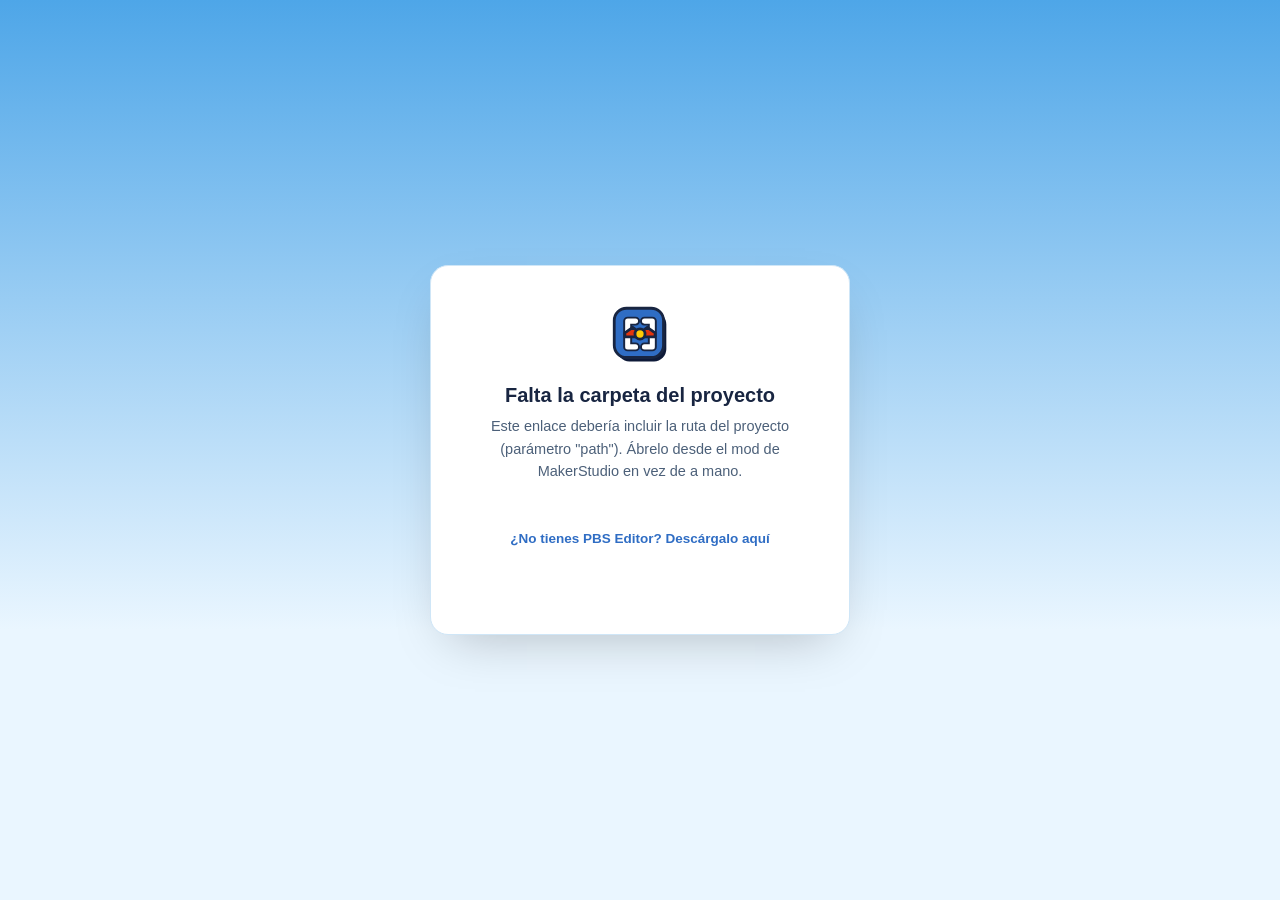
<file: docs/open.html>
<!doctype html>
<html lang="es">
<head>
<meta charset="utf-8">
<meta name="viewport" content="width=device-width, initial-scale=1.0">
<meta name="robots" content="noindex">
<title>Abrir PBS Editor</title>
<link rel="icon" href="favicon.ico" type="image/x-icon">
<style>
  :root{
    --sky-top:#4EA6E8; --sky-bottom:#eaf6ff; --page:#eaf6ff; --panel:#ffffff; --line:#cfe6f7;
    --ink:#182541; --ink-dim:#4c6079; --red:#e3350d; --red-dark:#b32307; --blue:#2f6dc4; --yellow:#ffcb05;
    --sans: -apple-system, "Segoe UI", Roboto, "Helvetica Neue", Arial, sans-serif;
    --mono: ui-monospace, "Cascadia Code", "JetBrains Mono", "SFMono-Regular", Consolas, monospace;
    color-scheme: light;
  }
  @media (prefers-color-scheme: dark){
    :root{
      --page:#0a1730; --panel:#122142; --line:#22345c; --ink:#eef3ff; --ink-dim:#a9bbd6; --yellow:#ffd23f; --blue:#5b9bf0;
      color-scheme: dark;
    }
  }
  *{box-sizing:border-box;}
  html,body{margin:0;padding:0;}
  body{
    min-height:100vh; display:flex; align-items:center; justify-content:center;
    background:linear-gradient(180deg, var(--sky-top) 0%, var(--sky-bottom) 70%);
    font-family:var(--sans); color:var(--ink);
  }
  @media (prefers-color-scheme: dark){ body{ background:var(--page); } }
  .card{
    background:var(--panel); border:1px solid var(--line); border-radius:18px;
    padding:40px 36px; max-width:420px; width:calc(100% - 32px); text-align:center;
    box-shadow:0 20px 50px -20px rgba(0,0,0,.25);
  }
  .icon{margin:0 auto 18px;}
  h1{font-size:20px; margin:0 0 8px; font-weight:800;}
  p{font-size:14.5px; color:var(--ink-dim); line-height:1.55; margin:0 0 22px;}
  code{font-family:var(--mono); font-size:12.5px; background:var(--page); border:1px solid var(--line); padding:2px 6px; border-radius:5px; word-break:break-all;}
  .btn{
    display:inline-flex; align-items:center; justify-content:center; gap:8px; width:100%;
    padding:13px 20px; border-radius:10px; border:none; font:700 15px/1 var(--sans);
    cursor:pointer; text-decoration:none; box-shadow:0 6px 0 var(--red-dark); transition:transform .1s;
  }
  .btn:active{transform:translateY(4px); box-shadow:0 2px 0 var(--red-dark);}
  .btn-primary{background:var(--red); color:#fff;}
  .btn-secondary{
    background:transparent; color:var(--blue); box-shadow:none; margin-top:14px; font-weight:600; font-size:13.5px;
  }
  .status{font-size:12.5px; color:var(--ink-dim); margin-top:18px; min-height:1.4em;}
  .error .card{border-color:var(--red);}
</style>
</head>
<body>
  <div class="card" id="card">
    <svg class="icon" width="56" height="56" viewBox="0 0 100 100" aria-hidden="true">
      <rect x="9" y="11" width="88" height="88" rx="22" fill="#0e1a38"/>
      <rect x="4" y="4" width="88" height="88" rx="22" fill="#2f6dc4" stroke="#182541" stroke-width="5"/>
      <path d="M42 27 L28 27 L28 73 L42 73" fill="none" stroke="#182541" stroke-width="16" stroke-linecap="round" stroke-linejoin="round"/>
      <path d="M42 27 L28 27 L28 73 L42 73" fill="none" stroke="#ffffff" stroke-width="9" stroke-linecap="round" stroke-linejoin="round"/>
      <path d="M58 27 L72 27 L72 73 L58 73" fill="none" stroke="#182541" stroke-width="16" stroke-linecap="round" stroke-linejoin="round"/>
      <path d="M58 27 L72 27 L72 73 L58 73" fill="none" stroke="#ffffff" stroke-width="9" stroke-linecap="round" stroke-linejoin="round"/>
      <path d="M23 55 L23 48 L37 38 L50 48 L63 38 L77 48 L77 55 Z" fill="#e3350d" stroke="#182541" stroke-width="5" stroke-linejoin="round"/>
      <circle cx="50" cy="50" r="9" fill="#ffcb05" stroke="#182541" stroke-width="5"/>
    </svg>
    <h1 id="title">Abriendo PBS Editor…</h1>
    <p id="desc">Si tienes PBS Editor instalado, tu navegador va a pedirte permiso para abrirlo. Acepta para continuar.</p>
    <button class="btn btn-primary" id="openBtn" type="button">Abrir PBS Editor</button>
    <div>
      <a class="btn btn-secondary" href="https://lacabrapalmonte.github.io/PBS-Editor/" id="downloadLink">¿No tienes PBS Editor? Descárgalo aquí</a>
    </div>
    <div class="status" id="status"></div>
  </div>

  <script>
    // Esta página existe porque llamar directamente a "pbseditor://..." desde
    // un mod de MakerStudio (ctx.ui.openUrl) lanza el navegador por defecto
    // pasándole la URI como argumento de línea de comandos -- y los
    // navegadores basados en Chromium NO resuelven esquemas personalizados
    // así (confirmado probando en vivo): solo lo hacen cuando una página YA
    // CARGADA navega de verdad a ese esquema (location.href, o un gesto real
    // del usuario como un clic). Por eso el mod abre esta URL normal
    // (https://) en vez de "pbseditor://" directamente, y esta página hace
    // la navegación real un segundo después.
    //
    // La ruta llega en el fragmento (open.html#<ruta con encodeURIComponent>),
    // no como "?path=": Maker Studio abre las URLs con explorer.exe, y
    // explorer trata el "=" como separador de sus propios parámetros -- con
    // "?path=..." o "#path=..." abría la carpeta Documentos en vez del
    // navegador (confirmado probando en vivo). "?path=" se sigue aceptando
    // para quien llegue con el formato antiguo desde otro sitio.
    const hash = location.hash.slice(1);
    let path = new URLSearchParams(location.search).get('path');
    if (hash) {
      try { path = decodeURIComponent(hash); } catch (e) { path = null; }
    }
    const statusEl = document.getElementById('status');
    const titleEl = document.getElementById('title');
    const descEl = document.getElementById('desc');
    const openBtn = document.getElementById('openBtn');

    // Solo carpetas del propio equipo (C:\..., D:/...). Con una ruta de red (\\servidor\carpeta) Windows se
    // conectaría a ese servidor al abrirla, y un enlace del dominio oficial no debe servir para eso.
    if (path && !/^[A-Za-z]:[\\/]/.test(path)) path = null;

    if (!path) {
      titleEl.textContent = 'Falta la carpeta del proyecto';
      descEl.textContent = 'Este enlace debería incluir la ruta del proyecto (parámetro "path"). Ábrelo desde el mod de MakerStudio en vez de a mano.';
      openBtn.style.display = 'none';
    } else {
      const targetUri = 'pbseditor://open?path=' + encodeURIComponent(path);
      let launched = false;
      let lostFocus = false;
      let closing = false;
      const launch = () => { launched = true; location.href = targetUri; };
      openBtn.onclick = launch;

      // Intento automático nada más cargar. Si el navegador lo bloquea por
      // no venir de un gesto del usuario, el botón de arriba es el respaldo
      // (un clic siempre cuenta como gesto real).
      setTimeout(launch, 300);

      setTimeout(() => {
        if (!closing) {
          statusEl.textContent = '¿No ha pasado nada? Pulsa el botón de arriba, o comprueba que tienes PBS Editor instalado.';
        }
      }, 2500);

      // Cerrar la pestaña cuando PBS Editor ya se ha abierto. NO se cierra al
      // perder el foco: el diálogo "¿Abrir PBS Editor?" del navegador también
      // quita el foco a la página, y cerrar la pestaña con ese diálogo abierto
      // lo descarta y PBS Editor no llega a abrirse. Se cierra al RECUPERAR el
      // foco: justo después de aceptar el diálogo (el navegador ya ha lanzado
      // PBS Editor por su cuenta, cerrar la pestaña no lo cancela), o, si no
      // hubo diálogo, cuando el usuario vuelve al navegador.
      window.addEventListener('blur', () => { if (launched) lostFocus = true; });
      window.addEventListener('focus', () => {
        if (!lostFocus || closing) return;
        closing = true;
        titleEl.textContent = 'PBS Editor se está abriendo';
        descEl.textContent = 'Esta pestaña se cerrará sola.';
        statusEl.textContent = '';
        setTimeout(() => {
          // Los navegadores solo dejan cerrar por script las pestañas sin
          // historial previo, que es como llega esta desde Maker Studio. Si
          // aun así sigue abierta, se avisa para cerrarla a mano.
          window.close();
          setTimeout(() => {
            descEl.textContent = 'Ya puedes cerrar esta pestaña.';
          }, 300);
        }, 800);
      });
    }
  </script>
</body>
</html>
</file>
<file: docs/css/style.css>
/* PBS Editor — web pública.
   Sistema visual: tinta azul marino + el azul y el amarillo de la marca ("Bracket Ball").
   El motivo que se repite es la sintaxis PBS: [SECCION] y Clave = Valor. */

@font-face {
  font-family: "Bricolage Grotesque";
  src: url("../fonts/bricolage-grotesque-latin.woff2") format("woff2");
  font-weight: 400 800;
  font-display: swap;
}

@font-face {
  font-family: "JetBrains Mono";
  src: url("../fonts/jetbrains-mono-latin.woff2") format("woff2");
  font-weight: 400 700;
  font-display: swap;
}

:root {
  --bg: #070b15;
  --bg-band: #0a1020;
  --surface: #0f1729;
  --surface-2: #152038;
  --line: rgba(150, 175, 230, .13);
  --line-strong: rgba(150, 175, 230, .26);
  --ink: #eef2fb;
  --ink-2: #b7c2da;
  --ink-3: #8794b0;
  --blue: #2f6dc4;
  --blue-hi: #7fb2ff;
  --yellow: #ffcb05;
  --yellow-hi: #ffdb4d;
  --red: #e3350d;
  --navy: #101a33;
  --ok: #4ade80;

  --display: "Bricolage Grotesque", "Segoe UI Variable Display", "Segoe UI", system-ui, sans-serif;
  --body: "Segoe UI Variable Text", "Segoe UI", system-ui, -apple-system, "Helvetica Neue", Arial, sans-serif;
  --mono: "JetBrains Mono", "Cascadia Code", Consolas, "SF Mono", Menlo, monospace;

  --wrap: 1200px;
  --gutter: clamp(20px, 4vw, 40px);
  --radius: 14px;
  --ease: cubic-bezier(.2, .7, .2, 1);
  --nav-h: 64px;
}

*, *::before, *::after { box-sizing: border-box; }
html { scroll-behavior: smooth; scroll-padding-top: calc(var(--nav-h) + 16px); -webkit-text-size-adjust: 100%; }
body {
  margin: 0;
  background: var(--bg);
  color: var(--ink);
  font: 400 1.03rem/1.65 var(--body);
  -webkit-font-smoothing: antialiased;
  overflow-x: hidden;
}
img { max-width: 100%; height: auto; display: block; }
a { color: var(--blue-hi); text-underline-offset: 3px; }
a:hover { color: #a9cbff; }
h1, h2, h3 { font-family: var(--display); font-weight: 700; line-height: 1.08; letter-spacing: -.022em; margin: 0; text-wrap: balance; }
p { margin: 0; }
code, kbd { font-family: var(--mono); font-size: .88em; }
code { background: rgba(127, 178, 255, .1); border: 1px solid var(--line); border-radius: 6px; padding: .08em .38em; color: #cfe0ff; }
kbd { background: var(--surface-2); border: 1px solid var(--line-strong); border-bottom-width: 2px; border-radius: 6px; padding: .1em .45em; color: var(--ink); }
:focus-visible { outline: 3px solid var(--blue-hi); outline-offset: 3px; border-radius: 6px; }
::selection { background: var(--yellow); color: var(--navy); }

.wrap { width: min(100% - 2 * var(--gutter), var(--wrap)); margin-inline: auto; }
.sr-only { position: absolute; width: 1px; height: 1px; overflow: hidden; clip-path: inset(50%); white-space: nowrap; }
.skip { position: absolute; left: 16px; top: -60px; z-index: 100; background: var(--yellow); color: var(--navy); font-weight: 700; padding: 10px 16px; border-radius: 10px; text-decoration: none; transition: top .2s; }
.skip:focus { top: 12px; color: var(--navy); }

/* ---------- Botones ---------- */
.btn {
  display: inline-flex; align-items: center; justify-content: center; gap: 10px;
  font: 700 1rem/1 var(--body); text-decoration: none; white-space: nowrap;
  padding: 15px 22px; border-radius: 12px; border: 1px solid transparent; cursor: pointer;
  transition: transform .18s var(--ease), background-color .18s, border-color .18s, box-shadow .18s;
}
.btn svg { width: 18px; height: 18px; flex: none; }
.btn-primary {
  background: var(--yellow); color: var(--navy);
  box-shadow: inset 0 1px 0 rgba(255, 255, 255, .55), inset 0 -2px 0 rgba(160, 110, 0, .35), 0 14px 34px -14px rgba(255, 203, 5, .6);
}
.btn-primary:hover { background: var(--yellow-hi); color: var(--navy); transform: translateY(-2px); box-shadow: inset 0 1px 0 rgba(255, 255, 255, .6), inset 0 -2px 0 rgba(160, 110, 0, .35), 0 20px 40px -14px rgba(255, 203, 5, .7); }
.btn-primary:hover .dl-arrow { animation: nudge .7s var(--ease); }
.btn-primary:active { transform: translateY(0); }
.btn-ghost { background: rgba(255, 255, 255, .04); border-color: var(--line-strong); color: var(--ink); }
.btn-ghost:hover { background: rgba(255, 255, 255, .09); border-color: rgba(150, 175, 230, .45); color: var(--ink); }
.btn-ghost:hover .go { transform: translateX(3px); }
.btn .go { transition: transform .2s var(--ease); }
.btn-sm { padding: 10px 14px; font-size: .92rem; border-radius: 10px; }
.btn-lg { padding: 19px 28px; font-size: 1.1rem; border-radius: 14px; }
@keyframes nudge { 40% { transform: translateY(3px); } }

/* ---------- Kicker: cabecera de sección al estilo PBS ---------- */
.kicker { font: 600 .82rem/1 var(--mono); letter-spacing: .12em; color: var(--ink-2); margin-bottom: 18px; }
.kicker::before { content: "["; color: var(--yellow); margin-right: .15em; }
.kicker::after { content: "]"; color: var(--yellow); margin-left: .15em; }

/* ---------- Navegación ---------- */
.nav { position: sticky; top: 0; z-index: 50; height: var(--nav-h); background: rgba(7, 11, 21, .72); backdrop-filter: saturate(160%) blur(14px); -webkit-backdrop-filter: saturate(160%) blur(14px); border-bottom: 1px solid transparent; transition: border-color .3s, background-color .3s; }
.nav.scrolled { border-bottom-color: var(--line); background: rgba(7, 11, 21, .88); }
.nav-in { height: 100%; display: flex; align-items: center; gap: 28px; }
.brand { display: inline-flex; align-items: center; gap: 10px; font: 700 1.12rem/1 var(--display); letter-spacing: -.01em; color: var(--ink); text-decoration: none; margin-right: auto; }
.brand:hover { color: var(--ink); }
.brand svg { width: 30px; height: 30px; flex: none; transition: transform .4s var(--ease); }
.brand:hover svg { transform: rotate(-8deg) scale(1.06); }
.nav-links { display: flex; gap: 4px; list-style: none; margin: 0; padding: 0; }
.nav-links a { display: block; padding: 9px 12px; border-radius: 9px; color: var(--ink-2); text-decoration: none; font-size: .95rem; font-weight: 500; transition: color .15s, background-color .15s; }
.nav-links a:hover, .nav-links a[aria-current="true"] { color: var(--ink); background: rgba(255, 255, 255, .06); }
.nav-toggle { display: none; width: 42px; height: 42px; border-radius: 10px; border: 1px solid var(--line-strong); background: rgba(255, 255, 255, .04); color: var(--ink); cursor: pointer; padding: 0; }
.nav-toggle svg { width: 20px; height: 20px; margin: auto; display: block; }
.nav-toggle .x { display: none; }
.nav-toggle[aria-expanded="true"] .x { display: block; }
.nav-toggle[aria-expanded="true"] .bars { display: none; }

@media (max-width: 880px) {
  .nav-in { gap: 10px; }
  .nav-toggle { display: block; order: 3; }
  .nav-links { position: absolute; left: 0; right: 0; top: var(--nav-h); flex-direction: column; gap: 2px; padding: 12px var(--gutter) 18px; background: rgba(7, 11, 21, .97); border-bottom: 1px solid var(--line); display: none; }
  .nav-links.open { display: flex; }
  .nav-links a { padding: 13px 12px; font-size: 1.05rem; }
}

/* ---------- Hero ---------- */
.hero { position: relative; padding: clamp(48px, 8vw, 96px) 0 clamp(56px, 8vw, 110px); text-align: center; isolation: isolate; }
.hero::before {
  content: ""; position: absolute; inset: calc(-1 * var(--nav-h)) 0 0; z-index: -1; pointer-events: none;
  background:
    radial-gradient(58% 46% at 50% 0%, rgba(47, 109, 196, .42), transparent 70%),
    radial-gradient(30% 24% at 78% 22%, rgba(255, 203, 5, .07), transparent 70%);
}
.hero::after {
  content: ""; position: absolute; inset: calc(-1 * var(--nav-h)) 0 30%; z-index: -1; pointer-events: none;
  background-image: linear-gradient(var(--line) 1px, transparent 1px), linear-gradient(90deg, var(--line) 1px, transparent 1px);
  background-size: 56px 56px; background-position: center top;
  -webkit-mask-image: radial-gradient(70% 70% at 50% 0%, #000 0%, transparent 78%); mask-image: radial-gradient(70% 70% at 50% 0%, #000 0%, transparent 78%);
  opacity: .7;
}
.eyebrow { display: inline-flex; align-items: center; gap: 10px; font: 500 .84rem/1 var(--mono); letter-spacing: .04em; color: var(--ink-2); padding: 9px 14px; border: 1px solid var(--line-strong); border-radius: 999px; background: rgba(15, 23, 41, .6); margin-bottom: 28px; }
.eyebrow .dot { width: 8px; height: 8px; border-radius: 50%; background: var(--yellow); box-shadow: 0 0 0 4px rgba(255, 203, 5, .18); }
.hero h1 { font-size: clamp(2.5rem, 7.4vw, 5.1rem); font-weight: 800; letter-spacing: -.035em; line-height: .98; }
.hero h1 .dim { color: #7d93bf; }
.hero h1 .dim s { text-decoration-color: var(--red); text-decoration-thickness: .07em; }
.lead { max-width: 660px; margin: 26px auto 0; font-size: clamp(1.05rem, 1.6vw, 1.22rem); color: var(--ink-2); text-wrap: pretty; }
.lead strong { color: var(--ink); font-weight: 600; }
.cta { display: flex; flex-wrap: wrap; justify-content: center; gap: 12px; margin-top: 34px; }
.hero-meta { display: flex; flex-wrap: wrap; justify-content: center; gap: 6px 22px; margin: 22px 0 0; padding: 0; list-style: none; font-size: .9rem; color: var(--ink-3); }
.hero-meta li { display: inline-flex; align-items: center; gap: 7px; }
.hero-meta svg { width: 15px; height: 15px; color: var(--ok); flex: none; }
.hero-meta b { color: var(--ink-2); font-weight: 600; }

/* Demostración: la misma entrada en texto plano y en el editor */
.demo { position: relative; max-width: var(--demo, 1180px); margin: clamp(48px, 7vw, 84px) auto 0; text-align: left; }
.demo::before, .demo::after { content: ""; position: absolute; top: 6%; bottom: 6%; width: 26px; border: 3px solid var(--yellow); opacity: .9; pointer-events: none; }
.demo::before { left: -44px; border-right: 0; border-radius: 10px 0 0 10px; }
.demo::after { right: -44px; border-left: 0; border-radius: 0 10px 10px 0; }
.win { position: relative; border-radius: var(--radius); border: 1px solid var(--line-strong); background: #1a1b1e; overflow: hidden; box-shadow: 0 50px 120px -40px rgba(20, 60, 150, .75), 0 30px 60px -30px rgba(0, 0, 0, .8); }
.win-bar { display: flex; align-items: center; gap: 10px; height: 36px; padding: 0 6px 0 12px; background: #0d1526; border-bottom: 1px solid var(--line); font-size: .78rem; color: var(--ink-3); }
.win-bar svg.mark { width: 16px; height: 16px; }
.win-ctl { margin-left: auto; display: flex; }
.win-ctl i { width: 40px; height: 36px; display: grid; place-items: center; color: var(--ink-3); }
.win-ctl svg { width: 10px; height: 10px; }
.win-shot { position: relative; overflow: hidden; }
.win-zoom { position: relative; }
.win-zoom img { width: 100%; }
.spot { position: absolute; border: 2px solid var(--yellow); border-radius: 9px; box-shadow: 0 0 0 9999px rgba(4, 7, 14, .36), 0 0 30px rgba(255, 203, 5, .35); pointer-events: none; opacity: 0; transition: left .55s var(--ease), top .55s var(--ease), width .55s var(--ease), height .55s var(--ease), opacity .3s; }
.spot.on { opacity: 1; }

.pbs { position: absolute; left: -22px; bottom: 34px; width: min(372px, 46%); z-index: 2; border-radius: 12px; border: 1px solid var(--line-strong); background: rgba(10, 16, 32, .96); box-shadow: 0 30px 70px -20px rgba(0, 0, 0, .9); font: 400 .86rem/1.5 var(--mono); overflow: hidden; }
.pbs-head { display: flex; align-items: center; justify-content: space-between; gap: 10px; padding: 9px 14px; border-bottom: 1px solid var(--line); color: var(--ink-3); font-size: .76rem; letter-spacing: .04em; }
.pbs-head b { color: var(--ink-2); font-weight: 600; }
.pbs-body { padding: 10px 0 12px; margin: 0; list-style: none; }
.pbs-body li { padding: 0 14px; white-space: nowrap; overflow: hidden; text-overflow: ellipsis; color: var(--ink-3); }
.pbs-body .sec { color: var(--yellow); font-weight: 600; }
.pbs-line { display: block; width: 100%; text-align: left; font: inherit; color: inherit; background: none; border: 0; border-left: 2px solid transparent; padding: 3px 14px 3px 12px; margin: 0; cursor: pointer; white-space: nowrap; overflow: hidden; text-overflow: ellipsis; transition: background-color .2s, border-color .2s; }
.pbs-body li.int { padding: 0; }
.pbs-line .k { color: var(--ink-2); }
.pbs-line .v { color: var(--blue-hi); }
.pbs-line:hover { background: rgba(255, 255, 255, .05); }
.pbs-line[aria-pressed="true"] { background: rgba(255, 203, 5, .12); border-left-color: var(--yellow); }
.pbs-line[aria-pressed="true"] .k, .pbs-line[aria-pressed="true"] .v { color: #fff; }
.pbs-foot { padding: 9px 14px 11px; border-top: 1px solid var(--line); font: 400 .78rem/1.4 var(--body); color: var(--ink-3); }

@media (max-width: 1320px) { .demo::before { left: -30px; } .demo::after { right: -30px; } }
@media (max-width: 1280px) { .demo::before, .demo::after { display: none; } .pbs { left: 14px; } }
@media (max-width: 860px) {
  .pbs { position: relative; left: 0; bottom: 0; width: 100%; margin-bottom: 14px; box-shadow: none; order: -1; }
  .demo { display: flex; flex-direction: column; }
}
@media (max-width: 700px) {
  /* La captura entera no se lee en un móvil: se enseña ampliada la ficha, que es donde caen las tres líneas */
  .win-shot { aspect-ratio: 1 / 1.08; }
  .win-zoom { width: 190%; margin: -19% 0 0 -87.4%; }
  .eyebrow { font-size: .78rem; letter-spacing: 0; padding: 8px 12px; }
  .eyebrow .wide-only { display: none; }
}

/* ---------- Cinta de archivos ---------- */
.files { border-block: 1px solid var(--line); background: var(--bg-band); overflow: hidden; }
.files-in { display: flex; align-items: center; }
.files-label { flex: none; font: 600 .78rem/1 var(--mono); letter-spacing: .1em; text-transform: uppercase; color: var(--ink-3); padding: 20px 22px 20px var(--gutter); border-right: 1px solid var(--line); background: var(--bg-band); position: relative; z-index: 1; }
.marquee { overflow: hidden; flex: 1; -webkit-mask-image: linear-gradient(90deg, transparent, #000 5%, #000 95%, transparent); mask-image: linear-gradient(90deg, transparent, #000 5%, #000 95%, transparent); }
.marquee-track { display: flex; width: max-content; animation: marquee 48s linear infinite; }
.marquee:hover .marquee-track { animation-play-state: paused; }
.marquee ul { display: flex; gap: 34px; padding: 0 17px; margin: 0; list-style: none; font: 500 .9rem/1 var(--mono); color: var(--ink-2); }
.marquee li { white-space: nowrap; }
.marquee li::before { content: "▸ "; color: var(--yellow); }
@keyframes marquee { to { transform: translateX(-50%); } }

/* ---------- Secciones ---------- */
.section { padding: clamp(72px, 10vw, 136px) 0; position: relative; }
.section.band { background: var(--bg-band); border-block: 1px solid var(--line); }
.head { max-width: 760px; margin-bottom: clamp(40px, 6vw, 72px); }
.head.center { margin-inline: auto; text-align: center; }
.head h2 { font-size: clamp(1.95rem, 4.3vw, 3.15rem); }
.head p { margin-top: 18px; color: var(--ink-2); font-size: 1.1rem; text-wrap: pretty; }

/* Bloques de función: texto + capturas, alternando lado */
.feat { display: grid; grid-template-columns: repeat(12, 1fr); gap: clamp(24px, 4vw, 64px); align-items: center; }
.feat + .feat { margin-top: clamp(72px, 10vw, 140px); }
.feat-text { grid-column: 1 / span 5; }
.feat-media { grid-column: 6 / span 7; }
.feat.flip .feat-text { grid-column: 8 / span 5; order: 2; }
.feat.flip .feat-media { grid-column: 1 / span 7; order: 1; }
.feat-no { font: 600 .8rem/1 var(--mono); color: var(--yellow); letter-spacing: .1em; margin-bottom: 16px; }
.feat h3 { font-size: clamp(1.55rem, 2.9vw, 2.15rem); }
.feat-text > p { margin-top: 16px; color: var(--ink-2); text-wrap: pretty; }
.ticks { list-style: none; margin: 24px 0 0; padding: 0; display: grid; gap: 11px; }
.ticks li { position: relative; padding-left: 30px; color: var(--ink); font-size: .98rem; line-height: 1.5; }
.ticks li::before { content: ""; position: absolute; left: 0; top: .28em; width: 18px; height: 18px; border-radius: 6px; background: rgba(127, 178, 255, .14) url("data:image/svg+xml,%3Csvg xmlns='http://www.w3.org/2000/svg' viewBox='0 0 24 24' fill='none' stroke='%237fb2ff' stroke-width='3.2' stroke-linecap='round' stroke-linejoin='round'%3E%3Cpath d='M5 12.5l4.5 4.5L19 7.5'/%3E%3C/svg%3E") center/12px no-repeat; }

.stack { position: relative; }
.shot { display: block; position: relative; width: 100%; padding: 0; border: 1px solid var(--line-strong); border-radius: var(--radius); overflow: hidden; background: #1a1b1e; cursor: zoom-in; box-shadow: 0 34px 80px -34px rgba(0, 0, 0, .9); transition: transform .35s var(--ease), border-color .25s, box-shadow .35s; }
.shot img { width: 100%; }
.shot:hover { transform: translateY(-4px); border-color: rgba(127, 178, 255, .55); box-shadow: 0 44px 90px -34px rgba(20, 60, 150, .8); }
.shot::after { content: ""; position: absolute; right: 12px; top: 12px; width: 34px; height: 34px; border-radius: 10px; background: rgba(7, 11, 21, .8) url("data:image/svg+xml,%3Csvg xmlns='http://www.w3.org/2000/svg' viewBox='0 0 24 24' fill='none' stroke='%23eef2fb' stroke-width='2.2' stroke-linecap='round' stroke-linejoin='round'%3E%3Cpath d='M15 4h5v5M9 20H4v-5M20 4l-6.5 6.5M4 20l6.5-6.5'/%3E%3C/svg%3E") center/16px no-repeat; border: 1px solid var(--line-strong); opacity: 0; transform: scale(.9); transition: opacity .2s, transform .2s; }
.shot:hover::after, .shot:focus-visible::after { opacity: 1; transform: none; }
.stack .shot.over { position: absolute; width: 54%; right: -5%; bottom: -12%; z-index: 2; box-shadow: 0 30px 70px -20px rgba(0, 0, 0, .95); }
.stack.left .shot.over { right: auto; left: -5%; }
.stack.has-over { margin-bottom: 9%; }
.stack.duo .shot { width: 88%; }
.stack.duo .shot + .shot { margin: -7% 0 0 12%; z-index: 2; box-shadow: 0 30px 70px -20px rgba(0, 0, 0, .95); }
.shot.fade img { -webkit-mask-image: linear-gradient(#000 78%, transparent); mask-image: linear-gradient(#000 78%, transparent); }

@media (max-width: 960px) {
  .feat { grid-template-columns: 1fr; }
  .feat-text, .feat-media, .feat.flip .feat-text, .feat.flip .feat-media { grid-column: auto; order: 0; }
  .stack .shot.over, .stack.left .shot.over { width: 62%; right: -2%; left: auto; bottom: -10%; }
}
@media (max-width: 560px) {
  .stack .shot.over, .stack.left .shot.over { position: relative; width: 100%; right: 0; bottom: 0; margin-top: 14px; }
  .stack.has-over { margin-bottom: 0; }
}

/* Mosaico de funciones secundarias */
.more-head { margin: clamp(88px, 11vw, 150px) 0 28px; display: flex; align-items: baseline; gap: 16px; }
.more-head h3 { font-size: clamp(1.4rem, 2.6vw, 1.85rem); }
.more-head::after { content: ""; flex: 1; height: 1px; background: var(--line); }
.bento { display: grid; grid-template-columns: repeat(6, 1fr); gap: 16px; }
.tile { position: relative; border: 1px solid var(--line); border-radius: 18px; background: linear-gradient(180deg, var(--surface), rgba(15, 23, 41, .55)); padding: 26px; overflow: hidden; transition: border-color .25s, transform .35s var(--ease); min-height: 172px; }
.tile:hover { border-color: var(--line-strong); transform: translateY(-3px); }
.tile h4 { font: 700 1.14rem/1.2 var(--display); letter-spacing: -.01em; margin: 0 0 8px; }
.tile p { color: var(--ink-2); font-size: .96rem; line-height: 1.55; }
.tile .ico { width: 40px; height: 40px; border-radius: 12px; display: grid; place-items: center; margin-bottom: 18px; background: rgba(127, 178, 255, .12); color: var(--blue-hi); border: 1px solid rgba(127, 178, 255, .2); }
.tile .ico svg { width: 20px; height: 20px; }
.tile.pic { padding: 0; display: flex; flex-direction: column; }
.tile.pic .tile-txt { padding: 26px 26px 20px; }
.tile.pic .tile-img { position: relative; margin: auto 0 0 26px; border: 1px solid var(--line-strong); border-right: 0; border-bottom: 0; border-radius: 12px 0 0 0; overflow: hidden; flex: 1; min-height: 200px; background: #1a1b1e; }
.tile.pic .tile-img img { position: absolute; inset: 0; width: 100%; height: 100%; object-fit: cover; transform: scale(var(--z, 1)); transition: transform .7s var(--ease); }
.tile.pic:hover .tile-img img { transform: scale(calc(var(--z, 1) * 1.04)); }
.t-dash { grid-column: span 4; grid-row: span 2; }
.t-search, .t-batch { grid-column: span 2; }
.t-use, .t-cmp { grid-column: span 2; }
.t-enc { grid-column: span 4; grid-row: span 2; }
.t-custom, .t-lang { grid-column: span 3; }
.langs { display: flex; flex-wrap: wrap; gap: 8px; margin-top: 14px; padding: 0; list-style: none; }
.langs li { font: 600 .8rem/1 var(--mono); padding: 8px 11px; border-radius: 8px; border: 1px solid var(--line-strong); color: var(--ink); background: rgba(255, 255, 255, .03); }
.keys { margin-top: 14px; display: flex; gap: 14px; flex-wrap: wrap; font-size: .85rem; color: var(--ink-3); }
@media (max-width: 960px) {
  .bento { grid-template-columns: repeat(2, 1fr); }
  .t-dash, .t-enc { grid-column: span 2; grid-row: auto; }
  .t-search, .t-batch, .t-use, .t-cmp, .t-custom, .t-lang { grid-column: span 1; }
  /* Con dos columnas, las piezas pequeñas van de dos en dos para no dejar huecos */
  .t-use, .t-cmp { order: 1; }
  .t-custom, .t-lang { order: 2; }
  .tile.pic .tile-img { min-height: 0; aspect-ratio: 16 / 9; flex: none; }
}
@media (max-width: 560px) {
  .bento { grid-template-columns: 1fr; }
  .t-dash, .t-enc, .t-search, .t-batch, .t-use, .t-cmp, .t-custom, .t-lang { grid-column: auto; }
  .tile { min-height: 0; }
}

/* ---------- Galería ---------- */
.tabs { display: flex; gap: 6px; overflow-x: auto; padding: 6px; margin: 0 auto 22px; max-width: max-content; border: 1px solid var(--line); border-radius: 14px; background: var(--surface); scrollbar-width: none; scroll-snap-type: x proximity; }
.tabs::-webkit-scrollbar { display: none; }
.tab { flex: none; font: 600 .93rem/1 var(--body); color: var(--ink-2); background: none; border: 0; border-radius: 10px; padding: 11px 15px; cursor: pointer; scroll-snap-align: center; transition: color .15s, background-color .15s; }
.tab:hover { color: var(--ink); background: rgba(255, 255, 255, .05); }
.tab[aria-selected="true"] { background: var(--blue); color: #fff; box-shadow: inset 0 1px 0 rgba(255, 255, 255, .2); }
.gal { max-width: 1080px; margin-inline: auto; }
.gal-panel[hidden] { display: none; }
.gal-panel { animation: panel-in .5s var(--ease); }
.gal-panel figure { margin: 0; }
.gal-panel .shot { aspect-ratio: 16 / 10; }
.gal-panel .shot img { height: 100%; object-fit: cover; object-position: top; }
.gal-panel figcaption { margin-top: 18px; text-align: center; color: var(--ink-2); font-size: 1rem; max-width: 720px; margin-inline: auto; text-wrap: pretty; }
.gal-panel figcaption b { color: var(--ink); font-weight: 600; }
.gal-hint { margin-top: 14px; text-align: center; font-size: .86rem; color: var(--ink-3); }
@media (hover: none) { .gal-hint .kb { display: none; } }
@keyframes panel-in { from { opacity: 0; transform: translateY(10px) scale(.992); } }

/* ---------- Cómo funciona ---------- */
.steps { display: grid; grid-template-columns: repeat(3, 1fr); gap: 20px; counter-reset: step; list-style: none; padding: 0; margin: 0; }
.step { position: relative; border: 1px solid var(--line); border-radius: 18px; background: var(--surface); overflow: hidden; display: flex; flex-direction: column; }
.step-art { aspect-ratio: 16 / 10; border-bottom: 1px solid var(--line); background: radial-gradient(80% 90% at 50% 0%, rgba(47, 109, 196, .28), transparent 75%), #0b1222; display: grid; place-items: center; overflow: hidden; position: relative; }
.step-art img.cover { position: absolute; inset: 0; width: 100%; height: 100%; object-fit: cover; transform: scale(var(--z, 1)); }
.step-body { padding: 24px 26px 28px; }
.step-no { font: 600 .8rem/1 var(--mono); letter-spacing: .1em; color: var(--yellow); }
.step h3 { font-size: 1.32rem; margin: 12px 0 10px; }
.step p { color: var(--ink-2); font-size: .98rem; }
.file-chip { display: flex; align-items: center; gap: 14px; padding: 16px 20px; border-radius: 14px; background: rgba(15, 23, 41, .9); border: 1px solid var(--line-strong); box-shadow: 0 24px 50px -20px rgba(0, 0, 0, .9); }
.file-chip svg { width: 38px; height: 38px; color: var(--yellow); flex: none; }
.file-chip b { display: block; font: 600 .95rem/1.2 var(--mono); color: var(--ink); }
.file-chip span { display: block; margin-top: 6px; height: 5px; width: 150px; border-radius: 3px; background: rgba(255, 255, 255, .1); overflow: hidden; }
.file-chip span::after { content: ""; display: block; height: 100%; width: 100%; background: var(--yellow); transform-origin: left; animation: load 3.6s var(--ease) infinite; }
@keyframes load { 0% { transform: scaleX(0); } 60%, 100% { transform: scaleX(1); } }
@media (max-width: 900px) { .steps { grid-template-columns: 1fr; max-width: 520px; margin-inline: auto; } }

/* ---------- Descarga ---------- */
.dl { display: grid; grid-template-columns: 1.05fr .95fr; border: 1px solid var(--line-strong); border-radius: 24px; overflow: hidden; background: linear-gradient(135deg, #13203c, var(--surface) 60%); box-shadow: 0 50px 120px -50px rgba(20, 60, 150, .7); position: relative; }
.dl::before { content: ""; position: absolute; inset: 0; background: radial-gradient(50% 80% at 100% 0%, rgba(255, 203, 5, .1), transparent 70%); pointer-events: none; }
.dl-main { padding: clamp(28px, 4.5vw, 56px); position: relative; }
.dl-main h2 { font-size: clamp(2.1rem, 4.6vw, 3.5rem); font-weight: 800; letter-spacing: -.03em; }
.dl-main > p { margin-top: 14px; color: var(--ink-2); max-width: 46ch; }
.dl-cta { margin-top: 30px; display: flex; flex-wrap: wrap; align-items: center; gap: 16px 20px; }
.dl-version { font: 500 .92rem/1.3 var(--mono); color: var(--ink-2); }
.dl-version b { color: var(--yellow); font-weight: 700; }
.dl-version small { display: block; font-size: .82rem; color: var(--ink-3); margin-top: 4px; font-family: var(--body); }
.dl-notes { margin-top: 30px; padding-top: 22px; border-top: 1px solid var(--line); }
.dl-notes[hidden] { display: none; }
.dl-notes h3 { font: 600 .8rem/1 var(--mono); letter-spacing: .1em; text-transform: uppercase; color: var(--ink-3); margin-bottom: 10px; }
.dl-notes p { font-size: .95rem; color: var(--ink-2); }
.spec { position: relative; margin: 0; padding: clamp(28px, 4vw, 48px); background: rgba(7, 11, 21, .55); border-left: 1px solid var(--line); font: 400 .93rem/1.5 var(--mono); }
.spec-sec { color: var(--yellow); font-weight: 600; margin-bottom: 14px; }
.spec dl { margin: 0; display: grid; grid-template-columns: auto 1fr; gap: 12px 0; }
.spec dt { color: var(--ink-3); white-space: nowrap; }
.spec dt::after { content: "="; margin: 0 .8em; color: #56627c; }
.spec dd { margin: 0; color: var(--ink); font-family: var(--body); font-size: .98rem; }
@media (max-width: 900px) { .dl { grid-template-columns: 1fr; } .spec { border-left: 0; border-top: 1px solid var(--line); } }

.notices { display: grid; grid-template-columns: 1fr 1fr; gap: 16px; margin-top: 20px; }
.notice { display: flex; gap: 14px; padding: 20px 22px; border: 1px solid var(--line); border-radius: 16px; background: var(--surface); font-size: .93rem; color: var(--ink-2); line-height: 1.6; }
.notice svg { width: 22px; height: 22px; flex: none; margin-top: 2px; color: var(--blue-hi); }
.notice.warn svg { color: var(--yellow); }
.notice b { color: var(--ink); font-weight: 600; }
@media (max-width: 900px) { .notices { grid-template-columns: 1fr; } }

/* ---------- Comunidad ---------- */
.comm { display: grid; grid-template-columns: 1.15fr 1fr 1fr; gap: 16px; }
.card { display: flex; flex-direction: column; gap: 10px; padding: 28px; border: 1px solid var(--line); border-radius: 18px; background: var(--surface); color: var(--ink); text-decoration: none; transition: border-color .25s, transform .35s var(--ease), background-color .25s; }
a.card:hover { border-color: rgba(127, 178, 255, .5); transform: translateY(-4px); color: var(--ink); background: var(--surface-2); }
.card .ico { width: 44px; height: 44px; border-radius: 12px; display: grid; place-items: center; background: rgba(127, 178, 255, .12); color: var(--blue-hi); border: 1px solid rgba(127, 178, 255, .2); margin-bottom: 8px; }
.card .ico svg { width: 22px; height: 22px; }
.card h3 { font-size: 1.22rem; }
.card p { color: var(--ink-2); font-size: .96rem; }
.card .more { margin-top: auto; padding-top: 14px; font-weight: 600; font-size: .93rem; color: var(--blue-hi); display: inline-flex; align-items: center; gap: 6px; }
.card .more svg { width: 15px; height: 15px; transition: transform .2s var(--ease); }
a.card:hover .more svg { transform: translate(2px, -2px); }
.card.origin { grid-row: span 2; background: linear-gradient(160deg, #142447, var(--surface) 70%); min-height: 280px; }
.card.origin h3 { font-size: 1.6rem; }
.card.origin .sprites { display: flex; margin: -8px 0 auto -10px; padding-bottom: 20px; }
.card.origin .pk { width: 80px; height: 80px; }
.card.wide { grid-column: span 2; flex-direction: row; align-items: center; gap: 18px; }
.card.wide .ico { margin: 0; flex: none; }
.card.wide .more { margin: 0 0 0 auto; padding: 0; white-space: nowrap; }
.credits { margin-top: 26px; font-size: .93rem; color: var(--ink-3); text-align: center; }
.credits b { color: var(--ink-2); font-weight: 600; }
@media (max-width: 900px) { .comm { grid-template-columns: 1fr 1fr; } .card.origin { grid-column: span 2; grid-row: auto; min-height: 220px; } }
@media (max-width: 560px) { .comm { grid-template-columns: 1fr; } .card.origin, .card.wide { grid-column: auto; } .card.wide { flex-direction: column; align-items: flex-start; } .card.wide .more { margin: 0; } }

/* Iconos de Pokémon: hoja de 2 fotogramas, como en el menú de equipo */
.pk { display: block; width: 64px; height: 64px; overflow: hidden; }
/* Se anima con transform (lo mueve la GPU): animar background-position recalculaba estilos en cada fotograma */
.pk i { display: block; width: 200%; height: 100%; background-size: 100% 100%; image-rendering: pixelated; animation: pk .7s steps(1) infinite; }
.pk:nth-child(2n) i { animation-delay: -.35s; }
@keyframes pk { 50% { transform: translateX(-50%); } }

/* ---------- Pie ---------- */
.foot { border-top: 1px solid var(--line); background: var(--bg-band); padding: 64px 0 40px; font-size: .95rem; }
.foot-grid { display: grid; grid-template-columns: 1.6fr 1fr 1fr; gap: 40px; }
.foot .brand { margin-bottom: 14px; }
.foot p { color: var(--ink-3); max-width: 44ch; }
.foot h2 { font: 600 .78rem/1 var(--mono); letter-spacing: .12em; text-transform: uppercase; color: var(--ink-3); margin-bottom: 16px; }
.foot ul { list-style: none; margin: 0; padding: 0; display: grid; gap: 10px; }
.foot ul a { color: var(--ink-2); text-decoration: none; }
.foot ul a:hover { color: var(--ink); text-decoration: underline; }
.foot .btn { margin-top: 20px; }
.legal { margin-top: 48px; padding-top: 24px; border-top: 1px solid var(--line); display: flex; flex-wrap: wrap; gap: 14px 40px; justify-content: space-between; color: var(--ink-3); font-size: .85rem; line-height: 1.6; }
.legal p { max-width: 86ch; }
@media (max-width: 760px) { .foot-grid { grid-template-columns: 1fr 1fr; } .foot-grid > :first-child { grid-column: span 2; } }

/* ---------- Visor de capturas ---------- */
.lb { width: 100vw; height: 100vh; height: 100dvh; max-width: none; max-height: none; margin: 0; padding: 0; border: 0; background: rgba(4, 7, 14, .93); color: var(--ink); overflow: hidden; }
.lb::backdrop { background: rgba(4, 7, 14, .6); }
.lb[open] { display: grid; grid-template-rows: auto 1fr auto; animation: lb-in .25s var(--ease); }
@keyframes lb-in { from { opacity: 0; } }
.lb-top { display: flex; align-items: center; gap: 14px; padding: 14px 18px; }
.lb-count { font: 500 .85rem/1 var(--mono); color: var(--ink-3); margin-right: auto; }
.lb-btn { width: 44px; height: 44px; border-radius: 12px; border: 1px solid var(--line-strong); background: rgba(255, 255, 255, .05); color: var(--ink); cursor: pointer; display: grid; place-items: center; padding: 0; transition: background-color .15s, transform .15s; }
.lb-btn:hover { background: rgba(255, 255, 255, .13); }
.lb-btn:active { transform: scale(.95); }
.lb-btn svg { width: 20px; height: 20px; }
.lb-stage { position: relative; min-height: 0; display: grid; place-items: center; padding: 0 clamp(8px, 5vw, 76px); touch-action: pan-y; }
.lb-stage img { max-width: 100%; max-height: 100%; width: auto; height: auto; object-fit: contain; border-radius: 10px; border: 1px solid var(--line-strong); box-shadow: 0 40px 100px -30px #000; animation: lb-img .35s var(--ease); }
@keyframes lb-img { from { opacity: 0; transform: scale(.985); } }
.lb-nav { position: absolute; top: 50%; transform: translateY(-50%); }
.lb-nav:active { transform: translateY(-50%) scale(.95); }
.lb-prev { left: 14px; }
.lb-next { right: 14px; }
.lb-cap { padding: 16px 20px 22px; text-align: center; color: var(--ink-2); font-size: .96rem; }
.lb-cap small { display: block; margin-top: 6px; color: var(--ink-3); font-size: .8rem; }
@media (max-width: 700px) { .lb-nav { top: auto; bottom: 8px; transform: none; } .lb-nav:active { transform: scale(.95); } .lb-stage { padding: 0 8px 62px; } .lb-cap small { display: none; } }

/* ---------- Aparición al hacer scroll (solo con JS) ---------- */
.js .reveal { opacity: 0; transform: translateY(22px); transition: opacity .8s var(--ease), transform .8s var(--ease); transition-delay: calc(var(--d, 0) * 90ms); }
.js .reveal.in { opacity: 1; transform: none; }

/* ---------- Página 404 ---------- */
.lost { min-height: 100vh; min-height: 100dvh; display: grid; place-items: center; text-align: center; padding: 40px var(--gutter); }
.lost .pk { width: 128px; height: 128px; margin: 0 auto 8px; }
.lost h1 { font-size: clamp(2rem, 6vw, 3.4rem); }
.lost p { margin: 16px auto 30px; color: var(--ink-2); max-width: 46ch; }

/* Pantallas muy anchas: crece todo a la vez en lugar de dejar una columna pequeña en el centro */
@media (min-width: 1800px) { html { font-size: 112.5%; } :root { --wrap: 1380px; --demo: 1340px; --nav-h: 72px; } .gal { max-width: 1240px; } }
@media (min-width: 2300px) { html { font-size: 128%; } :root { --wrap: 1600px; --demo: 1540px; --nav-h: 80px; } .gal { max-width: 1440px; } }

@media (prefers-reduced-motion: reduce) {
  html { scroll-behavior: auto; }
  *, *::before, *::after { animation-duration: .001ms !important; animation-iteration-count: 1 !important; transition-duration: .001ms !important; transition-delay: 0s !important; }
  .js .reveal { opacity: 1; transform: none; }
  .marquee-track { animation: none; flex-wrap: wrap; width: auto; }
  .marquee ul { flex-wrap: wrap; row-gap: 12px; padding-block: 18px; }
  .marquee ul[aria-hidden="true"] { display: none; }
  .pk i { animation: none; }
}

@media print { .nav, .lb, .files { display: none; } body { background: #fff; color: #000; } }
</file>
